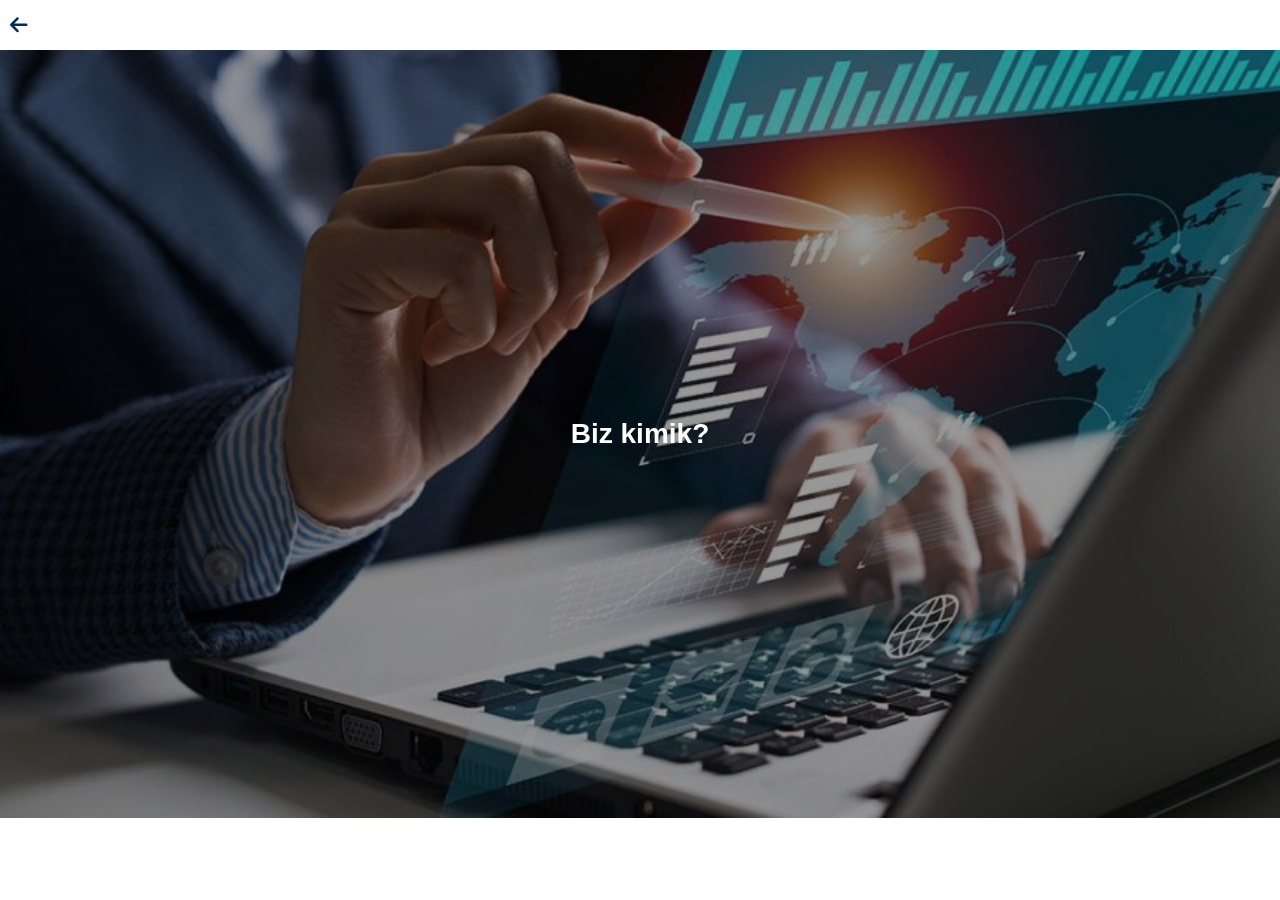
<file: aboutus.html>
<!DOCTYPE html>
<html lang="en">
<head>
    <meta charset="UTF-8">
    <meta name="viewport" content="width=device-width, initial-scale=1.0">
    <!-- font -->
    <link rel="stylesheet" href="https://www.w3schools.com/w3css/4/w3.css">
    <!-- swiper -->
    <link rel="stylesheet" href="https://cdn.jsdelivr.net/npm/swiper@11/swiper-bundle.min.css" />
    <!-- gsap -->
    <link rel="stylesheet" href="https://cdnjs.cloudflare.com/ajax/libs/font-awesome/6.5.2/css/all.min.css"
      integrity="sha512-SnH5WK+bZxgPHs44uWIX+LLJAJ9/2PkPKZ5QiAj6Ta86w+fsb2TkcmfRyVX3pBnMFcV7oQPJkl9QevSCWr3W6A=="
      crossorigin="anonymous" referrerpolicy="no-referrer" />
    <!-- font -->
    <link rel="preconnect" href="https://fonts.googleapis.com">
    <link rel="preconnect" href="https://fonts.gstatic.com" crossorigin>
    <link href="https://fonts.googleapis.com/css2?family=Bricolage+Grotesque:opsz,wght@12..96,200..800&display=swap"
      rel="stylesheet"> <!-- animated css -->
    <link rel="stylesheet" href="https://cdnjs.cloudflare.com/ajax/libs/animate.css/4.1.1/animate.min.css" />
    <!-- aos animate -->
    <link href="https://unpkg.com/aos@2.3.1/dist/aos.css" rel="stylesheet">
  
    <!-- bootstrap -->
    <link href="https://cdn.jsdelivr.net/npm/bootstrap@5.3.3/dist/css/bootstrap.min.css" rel="stylesheet"
      integrity="sha384-QWTKZyjpPEjISv5WaRU9OFeRpok6YctnYmDr5pNlyT2bRjXh0JMhjY6hW+ALEwIH" crossorigin="anonymous">
    <!-- css -->
    <link rel="stylesheet" href="./assets/global.css">
    <link rel="stylesheet"
      href="https://fonts.googleapis.com/css2?family=Material+Symbols+Outlined:opsz,wght,FILL,GRAD@24,400,0,0" />
    <!-- favicon -->
    <link rel="shortcut icon" href="./assets/images/header/logo2.jpeg" type="image/x-icon">
    <title>GFC</title>
</head>
<body>
    <section class="about-us">

   
    <a href="./index.html" class="position-relative z-3" style="text-decoration: none; font-size: 20px ; top: 10px; left: 10px;  color: #002c58;"><i class="fa-solid fa-arrow-left"></i></a>


    <div class="image-wrapper">
      <img src="./assets/images/about/data-visualozation.jpg" alt="Accounting">
      <div class="overlay"></div>
      <h2 class="title">Biz kimik?</h2>
    </div>


</section>
   <script src="./index.js"></script>
</body>
</html>
</file>
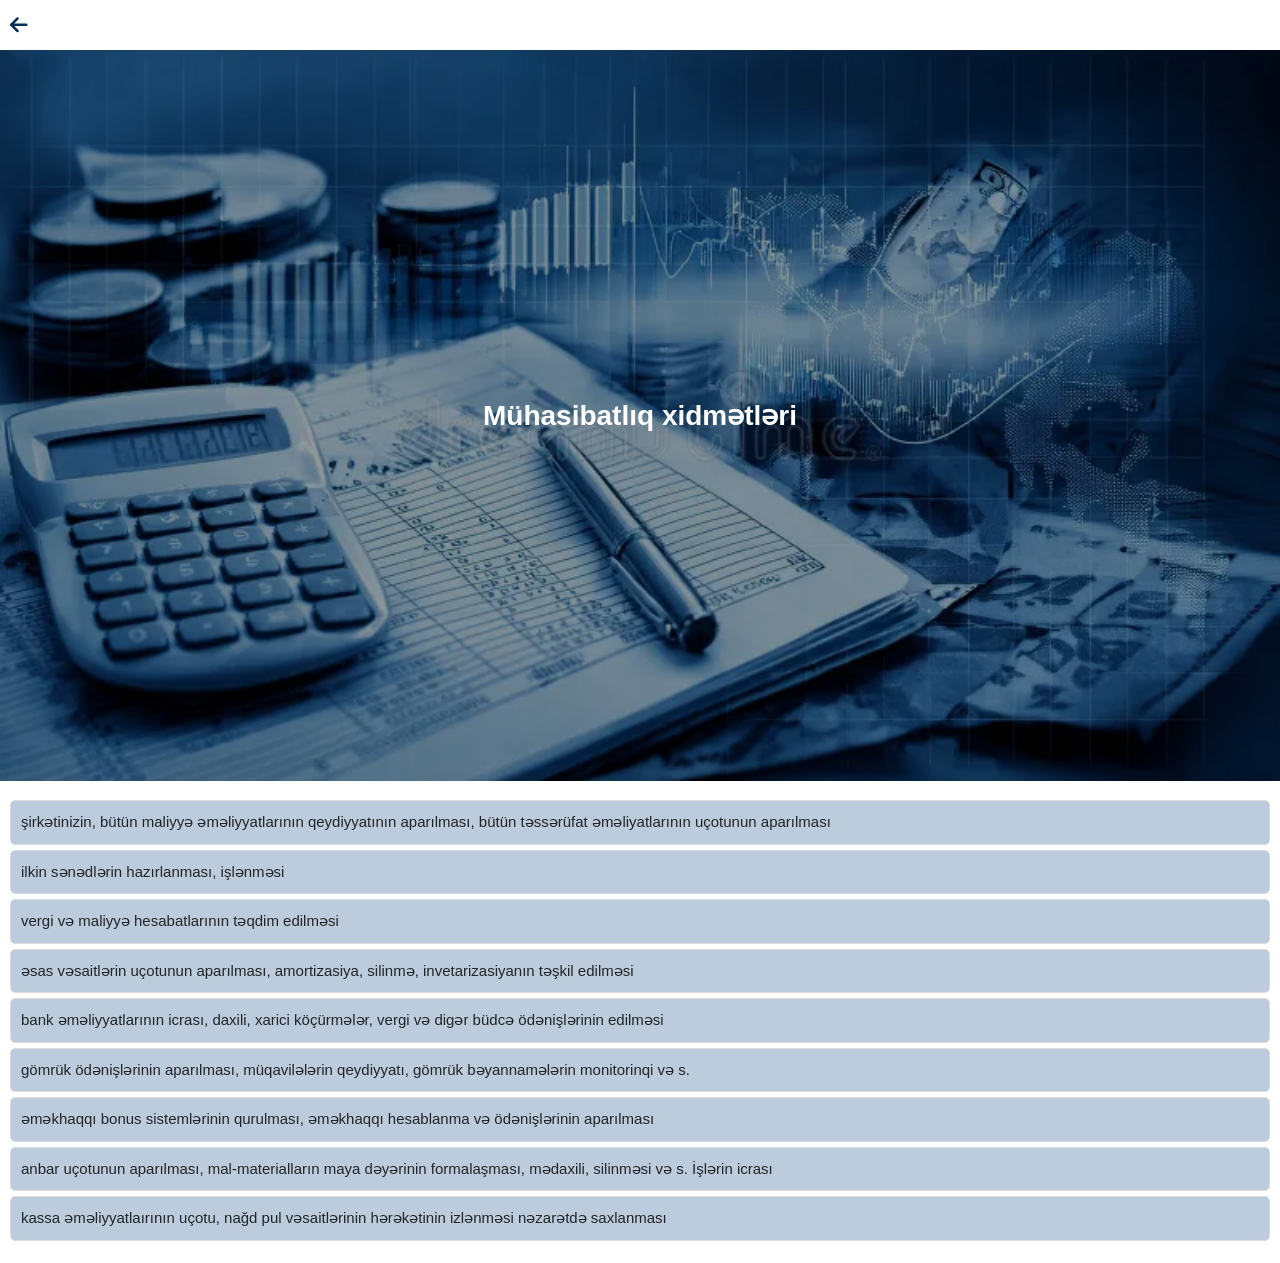
<file: accounting.html>
<!DOCTYPE html>
<html lang="en">
<head>
    <meta charset="UTF-8">
    <meta name="viewport" content="width=device-width, initial-scale=1.0">
    <!-- font -->
    <link rel="stylesheet" href="https://www.w3schools.com/w3css/4/w3.css">
    <!-- swiper -->
    <link rel="stylesheet" href="https://cdn.jsdelivr.net/npm/swiper@11/swiper-bundle.min.css" />
    <!-- gsap -->
    <link rel="stylesheet" href="https://cdnjs.cloudflare.com/ajax/libs/font-awesome/6.5.2/css/all.min.css"
      integrity="sha512-SnH5WK+bZxgPHs44uWIX+LLJAJ9/2PkPKZ5QiAj6Ta86w+fsb2TkcmfRyVX3pBnMFcV7oQPJkl9QevSCWr3W6A=="
      crossorigin="anonymous" referrerpolicy="no-referrer" />
    <!-- font -->
    <link rel="preconnect" href="https://fonts.googleapis.com">
    <link rel="preconnect" href="https://fonts.gstatic.com" crossorigin>
    <link href="https://fonts.googleapis.com/css2?family=Bricolage+Grotesque:opsz,wght@12..96,200..800&display=swap"
      rel="stylesheet"> <!-- animated css -->
    <link rel="stylesheet" href="https://cdnjs.cloudflare.com/ajax/libs/animate.css/4.1.1/animate.min.css" />
    <!-- aos animate -->
    <link href="https://unpkg.com/aos@2.3.1/dist/aos.css" rel="stylesheet">
  
    <!-- bootstrap -->
    <link href="https://cdn.jsdelivr.net/npm/bootstrap@5.3.3/dist/css/bootstrap.min.css" rel="stylesheet"
      integrity="sha384-QWTKZyjpPEjISv5WaRU9OFeRpok6YctnYmDr5pNlyT2bRjXh0JMhjY6hW+ALEwIH" crossorigin="anonymous">
    <!-- css -->
    <link rel="stylesheet" href="./assets/global.css">
    <link rel="stylesheet"
      href="https://fonts.googleapis.com/css2?family=Material+Symbols+Outlined:opsz,wght,FILL,GRAD@24,400,0,0" />
    <!-- favicon -->
    <link rel="shortcut icon" href="./assets/images/header/logo2.jpeg" type="image/x-icon">
    <title>GFC</title>
</head>
<body>
    <section class="accounting">

   
    <a href="./index.html" class="position-relative z-3" style="text-decoration: none; font-size: 20px ; top: 10px; left: 10px;  color: #002c58;"><i class="fa-solid fa-arrow-left"></i></a>


    <div class="image-wrapper">
      <img src="./assets/images/xidmetler/xidmet-mobile.webp" alt="Accounting">
      <div class="overlay"></div>
      <h2 class="title">Mühasibatlıq xidmətləri</h2>
    </div>

  <ul class="py-2">
    <li>şirkətinizin, bütün maliyyə əməliyyatlarının qeydiyyatının aparılması, bütün
      təssərüfat əməliyatlarının
      uçotunun aparılması</li>
      <li>ilkin sənədlərin hazırlanması, işlənməsi</li>
      <li>vergi və maliyyə hesabatlarının təqdim edilməsi</li>
      <li>əsas vəsaitlərin uçotunun aparılması, amortizasiya, silinmə, invetarizasiyanın
        təşkil edilməsi</li>
      <li>bank əməliyyatlarının icrası, daxili, xarici köçürmələr, vergi və digər büdcə
        ödənişlərinin edilməsi</li>
      <li>gömrük ödənişlərinin aparılması, müqavilələrin qeydiyyatı, gömrük bəyannamələrin
        monitorinqi və s.</li>
        <li>əməkhaqqı bonus sistemlərinin qurulması, əməkhaqqı hesablanma və ödənişlərinin
          aparılması</li>
        <li>anbar uçotunun aparılması, mal-materialların maya dəyərinin formalaşması,
          mədaxili, silinməsi və s. İşlərin
          icrası</li>
        <li>kassa əməliyyatlaırının uçotu, nağd pul vəsaitlərinin hərəkətinin izlənməsi
          nəzarətdə saxlanması</li>
  </ul>
</section>
   <script src="./index.js"></script>
</body>
</html>
</file>
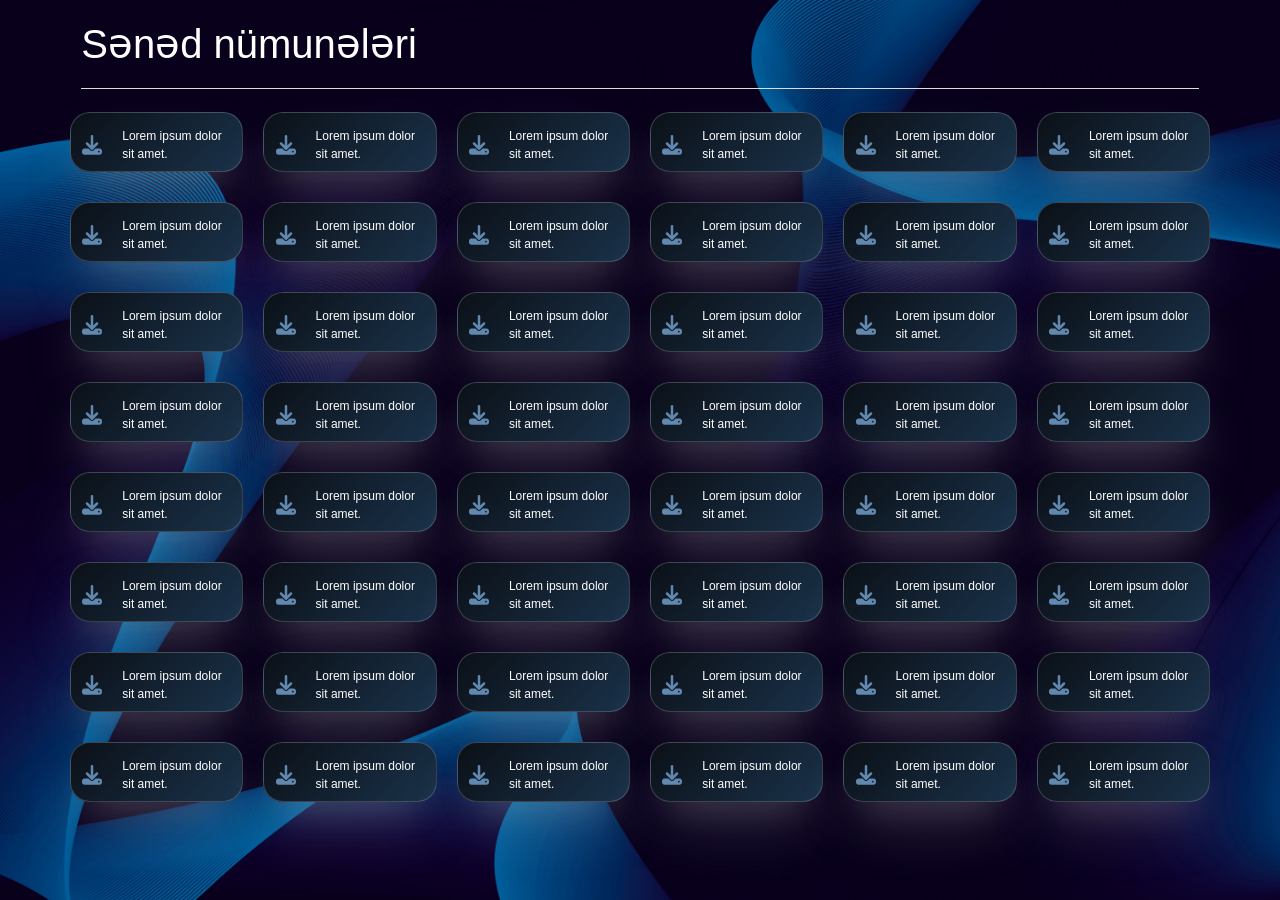
<file: documents.html>
<!DOCTYPE html>
<html lang="en">
<head>
    <meta charset="UTF-8">
    <meta name="viewport" content="width=device-width, initial-scale=1.0">
    <!-- font -->
    <link rel="stylesheet" href="https://www.w3schools.com/w3css/4/w3.css">
    <!-- swiper -->
    <link rel="stylesheet" href="https://cdn.jsdelivr.net/npm/swiper@11/swiper-bundle.min.css" />
    <!-- gsap -->
    <link rel="stylesheet" href="https://cdnjs.cloudflare.com/ajax/libs/font-awesome/6.5.2/css/all.min.css"
      integrity="sha512-SnH5WK+bZxgPHs44uWIX+LLJAJ9/2PkPKZ5QiAj6Ta86w+fsb2TkcmfRyVX3pBnMFcV7oQPJkl9QevSCWr3W6A=="
      crossorigin="anonymous" referrerpolicy="no-referrer" />
    <!-- font -->
    <link rel="preconnect" href="https://fonts.googleapis.com">
    <link rel="preconnect" href="https://fonts.gstatic.com" crossorigin>
    <link href="https://fonts.googleapis.com/css2?family=Bricolage+Grotesque:opsz,wght@12..96,200..800&display=swap"
      rel="stylesheet"> <!-- animated css -->
    <link rel="stylesheet" href="https://cdnjs.cloudflare.com/ajax/libs/animate.css/4.1.1/animate.min.css" />
    <!-- aos animate -->
    <link href="https://unpkg.com/aos@2.3.1/dist/aos.css" rel="stylesheet">
  
    <!-- bootstrap -->
    <link href="https://cdn.jsdelivr.net/npm/bootstrap@5.3.3/dist/css/bootstrap.min.css" rel="stylesheet"
      integrity="sha384-QWTKZyjpPEjISv5WaRU9OFeRpok6YctnYmDr5pNlyT2bRjXh0JMhjY6hW+ALEwIH" crossorigin="anonymous">
    <!-- css -->
    <link rel="stylesheet" href="./assets/global.css">
    <link rel="stylesheet"
      href="https://fonts.googleapis.com/css2?family=Material+Symbols+Outlined:opsz,wght,FILL,GRAD@24,400,0,0" />
    <!-- favicon -->
    <link rel="shortcut icon" href="./assets/images/header/logo2.jpeg" type="image/x-icon">
    <title>GFC</title>
</head>
<body>
    <section class="documents">
<div class="container">
    <h1>
        Sənəd nümunələri
    </h1>


    <div class="row d-flex py-3">
<div class="card col"><a href=""><i class="fa-solid fa-download py-4"></i> <span class="text-white">Lorem ipsum dolor sit amet. </span></a></div>
<div class="card col"><a href=""><i class="fa-solid fa-download py-4"></i> <span class="text-white">Lorem ipsum dolor sit amet. </span></a></div>
<div class="card col"><a href=""><i class="fa-solid fa-download py-4"></i> <span class="text-white">Lorem ipsum dolor sit amet. </span></a></div>
<div class="card col"><a href=""><i class="fa-solid fa-download py-4"></i> <span class="text-white">Lorem ipsum dolor sit amet. </span></a></div>
<div class="card col"><a href=""><i class="fa-solid fa-download py-4"></i> <span class="text-white">Lorem ipsum dolor sit amet. </span></a></div>
<div class="card col"><a href=""><i class="fa-solid fa-download py-4"></i> <span class="text-white">Lorem ipsum dolor sit amet. </span></a></div>


    </div>



    <div class="row d-flex py-3">
        <div class="card col"><a href=""><i class="fa-solid fa-download py-4"></i> <span class="text-white">Lorem ipsum dolor sit amet. </span></a></div>
        <div class="card col"><a href=""><i class="fa-solid fa-download py-4"></i> <span class="text-white">Lorem ipsum dolor sit amet. </span></a></div>
        <div class="card col"><a href=""><i class="fa-solid fa-download py-4"></i> <span class="text-white">Lorem ipsum dolor sit amet. </span></a></div>
        <div class="card col"><a href=""><i class="fa-solid fa-download py-4"></i> <span class="text-white">Lorem ipsum dolor sit amet. </span></a></div>
        <div class="card col"><a href=""><i class="fa-solid fa-download py-4"></i> <span class="text-white">Lorem ipsum dolor sit amet. </span></a></div>
        <div class="card col"><a href=""><i class="fa-solid fa-download py-4"></i> <span class="text-white">Lorem ipsum dolor sit amet. </span></a></div>
        
        
            </div>


    <div class="row d-flex py-3">
        <div class="card col"><a href=""><i class="fa-solid fa-download py-4"></i> <span class="text-white">Lorem ipsum dolor sit amet. </span></a></div>
        <div class="card col"><a href=""><i class="fa-solid fa-download py-4"></i> <span class="text-white">Lorem ipsum dolor sit amet. </span></a></div>
        <div class="card col"><a href=""><i class="fa-solid fa-download py-4"></i> <span class="text-white">Lorem ipsum dolor sit amet. </span></a></div>
        <div class="card col"><a href=""><i class="fa-solid fa-download py-4"></i> <span class="text-white">Lorem ipsum dolor sit amet. </span></a></div>
        <div class="card col"><a href=""><i class="fa-solid fa-download py-4"></i> <span class="text-white">Lorem ipsum dolor sit amet. </span></a></div>
        <div class="card col"><a href=""><i class="fa-solid fa-download py-4"></i> <span class="text-white">Lorem ipsum dolor sit amet. </span></a></div>
        
        
            </div>



    <div class="row d-flex py-3">
        <div class="card col"><a href=""><i class="fa-solid fa-download py-4"></i> <span class="text-white">Lorem ipsum dolor sit amet. </span></a></div>
        <div class="card col"><a href=""><i class="fa-solid fa-download py-4"></i> <span class="text-white">Lorem ipsum dolor sit amet. </span></a></div>
        <div class="card col"><a href=""><i class="fa-solid fa-download py-4"></i> <span class="text-white">Lorem ipsum dolor sit amet. </span></a></div>
        <div class="card col"><a href=""><i class="fa-solid fa-download py-4"></i> <span class="text-white">Lorem ipsum dolor sit amet. </span></a></div>
        <div class="card col"><a href=""><i class="fa-solid fa-download py-4"></i> <span class="text-white">Lorem ipsum dolor sit amet. </span></a></div>
        <div class="card col"><a href=""><i class="fa-solid fa-download py-4"></i> <span class="text-white">Lorem ipsum dolor sit amet. </span></a></div>
        
        
            </div>

            <div class="row d-flex py-3">
                <div class="card col"><a href=""><i class="fa-solid fa-download py-4"></i> <span class="text-white">Lorem ipsum dolor sit amet. </span></a></div>
                <div class="card col"><a href=""><i class="fa-solid fa-download py-4"></i> <span class="text-white">Lorem ipsum dolor sit amet. </span></a></div>
                <div class="card col"><a href=""><i class="fa-solid fa-download py-4"></i> <span class="text-white">Lorem ipsum dolor sit amet. </span></a></div>
                <div class="card col"><a href=""><i class="fa-solid fa-download py-4"></i> <span class="text-white">Lorem ipsum dolor sit amet. </span></a></div>
                <div class="card col"><a href=""><i class="fa-solid fa-download py-4"></i> <span class="text-white">Lorem ipsum dolor sit amet. </span></a></div>
                <div class="card col"><a href=""><i class="fa-solid fa-download py-4"></i> <span class="text-white">Lorem ipsum dolor sit amet. </span></a></div>
                
                
                    </div>

                    <div class="row d-flex py-3">
                        <div class="card col"><a href=""><i class="fa-solid fa-download py-4"></i> <span class="text-white">Lorem ipsum dolor sit amet. </span></a></div>
                        <div class="card col"><a href=""><i class="fa-solid fa-download py-4"></i> <span class="text-white">Lorem ipsum dolor sit amet. </span></a></div>
                        <div class="card col"><a href=""><i class="fa-solid fa-download py-4"></i> <span class="text-white">Lorem ipsum dolor sit amet. </span></a></div>
                        <div class="card col"><a href=""><i class="fa-solid fa-download py-4"></i> <span class="text-white">Lorem ipsum dolor sit amet. </span></a></div>
                        <div class="card col"><a href=""><i class="fa-solid fa-download py-4"></i> <span class="text-white">Lorem ipsum dolor sit amet. </span></a></div>
                        <div class="card col"><a href=""><i class="fa-solid fa-download py-4"></i> <span class="text-white">Lorem ipsum dolor sit amet. </span></a></div>
                        
                        
                            </div>

                            <div class="row d-flex py-3">
                                <div class="card col"><a href=""><i class="fa-solid fa-download py-4"></i> <span class="text-white">Lorem ipsum dolor sit amet. </span></a></div>
                                <div class="card col"><a href=""><i class="fa-solid fa-download py-4"></i> <span class="text-white">Lorem ipsum dolor sit amet. </span></a></div>
                                <div class="card col"><a href=""><i class="fa-solid fa-download py-4"></i> <span class="text-white">Lorem ipsum dolor sit amet. </span></a></div>
                                <div class="card col"><a href=""><i class="fa-solid fa-download py-4"></i> <span class="text-white">Lorem ipsum dolor sit amet. </span></a></div>
                                <div class="card col"><a href=""><i class="fa-solid fa-download py-4"></i> <span class="text-white">Lorem ipsum dolor sit amet. </span></a></div>
                                <div class="card col"><a href=""><i class="fa-solid fa-download py-4"></i> <span class="text-white">Lorem ipsum dolor sit amet. </span></a></div>
                                
                                
                                    </div>


                                    <div class="row d-flex py-3">
                                        <div class="card col"><a href=""><i class="fa-solid fa-download py-4"></i> <span class="text-white">Lorem ipsum dolor sit amet. </span></a></div>
                                        <div class="card col"><a href=""><i class="fa-solid fa-download py-4"></i> <span class="text-white">Lorem ipsum dolor sit amet. </span></a></div>
                                        <div class="card col"><a href=""><i class="fa-solid fa-download py-4"></i> <span class="text-white">Lorem ipsum dolor sit amet. </span></a></div>
                                        <div class="card col"><a href=""><i class="fa-solid fa-download py-4"></i> <span class="text-white">Lorem ipsum dolor sit amet. </span></a></div>
                                        <div class="card col"><a href=""><i class="fa-solid fa-download py-4"></i> <span class="text-white">Lorem ipsum dolor sit amet. </span></a></div>
                                        <div class="card col"><a href=""><i class="fa-solid fa-download py-4"></i> <span class="text-white">Lorem ipsum dolor sit amet. </span></a></div>
                                        
                                        
                                            </div>


</div>

    </section>



</body>
</html>
</file>
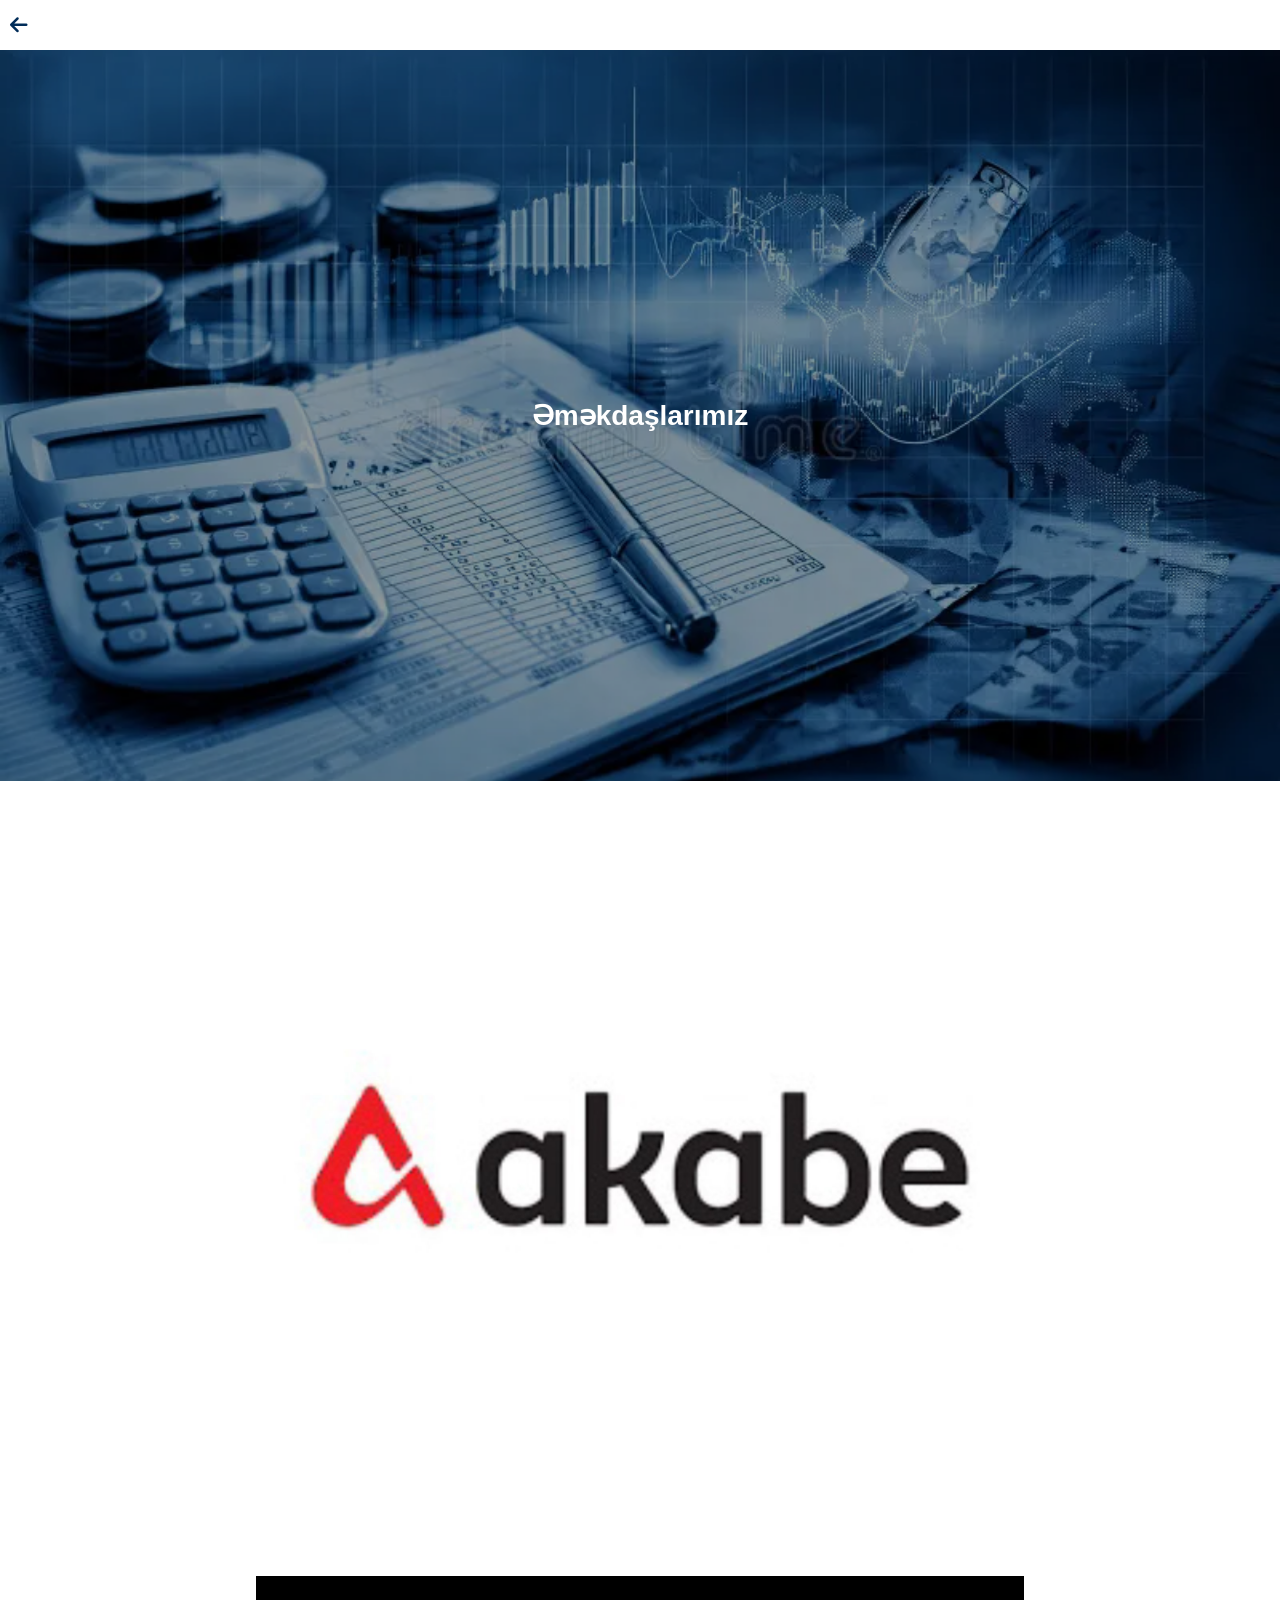
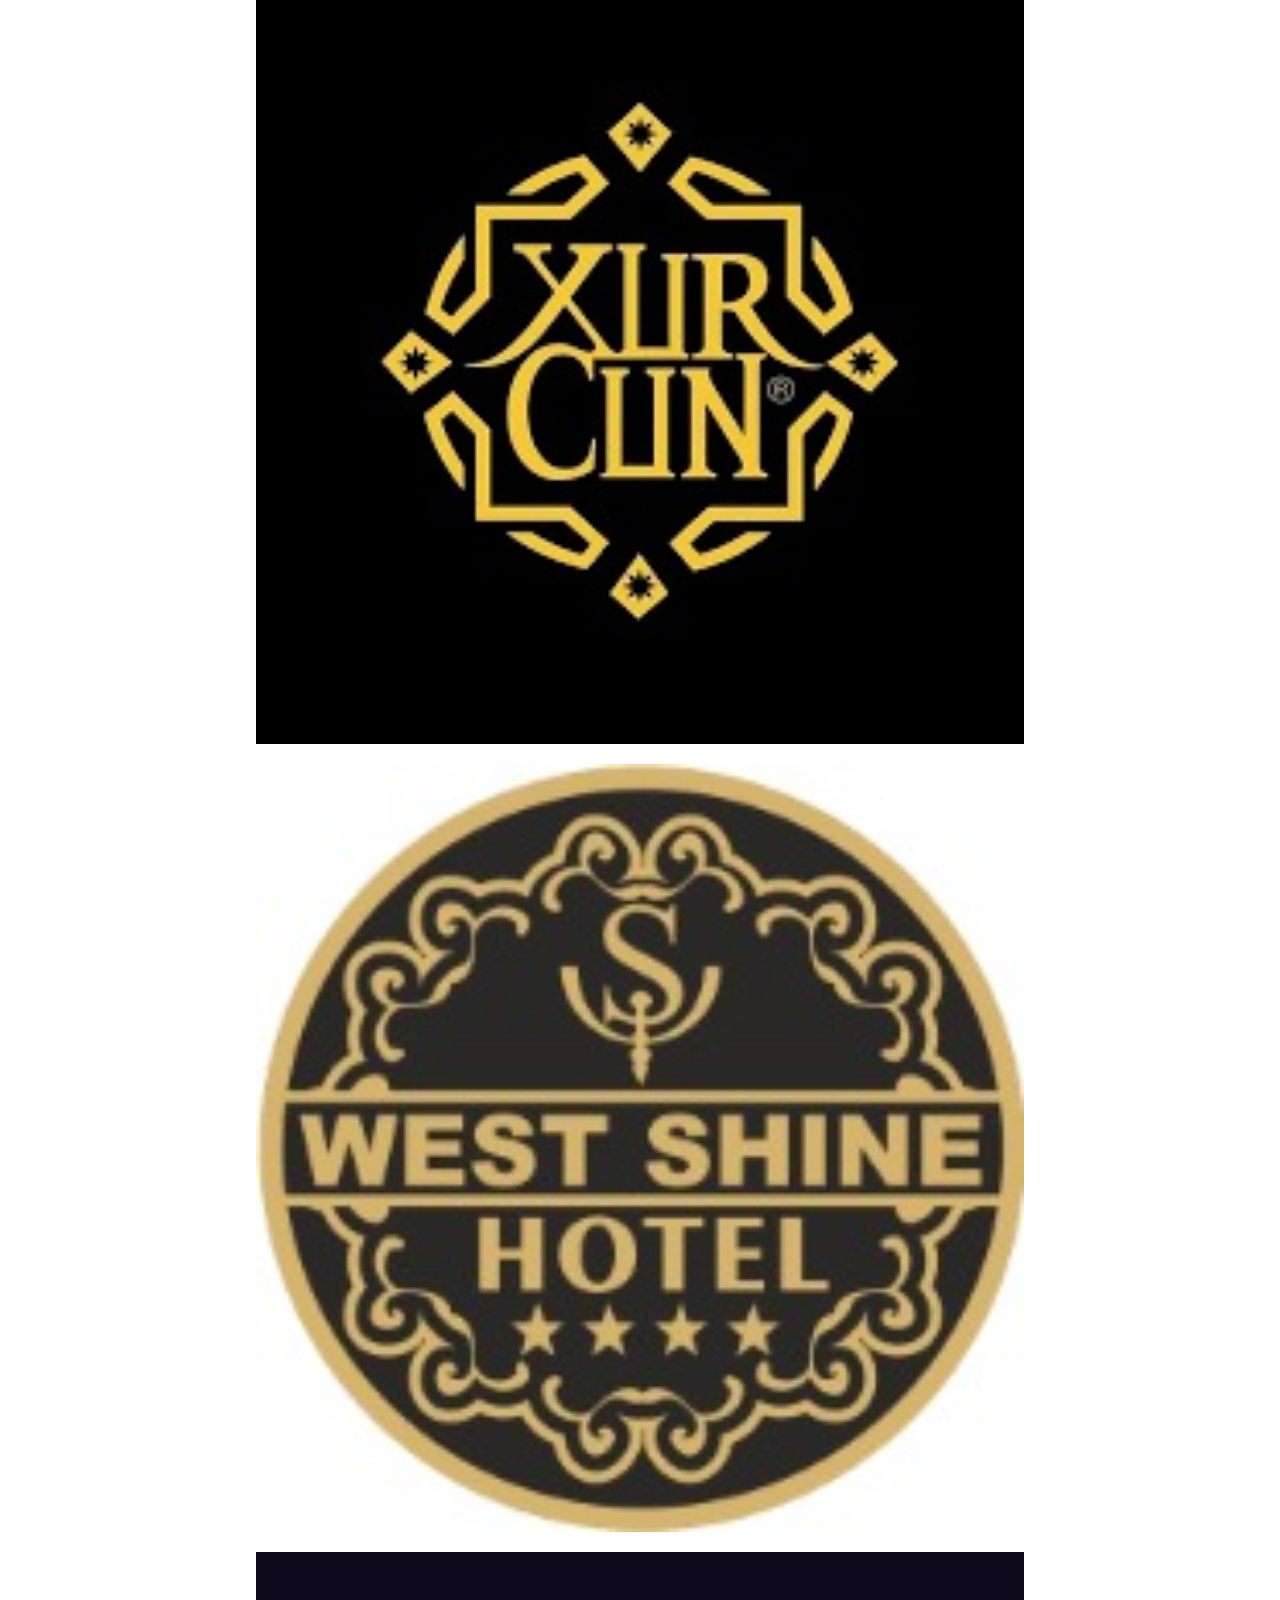
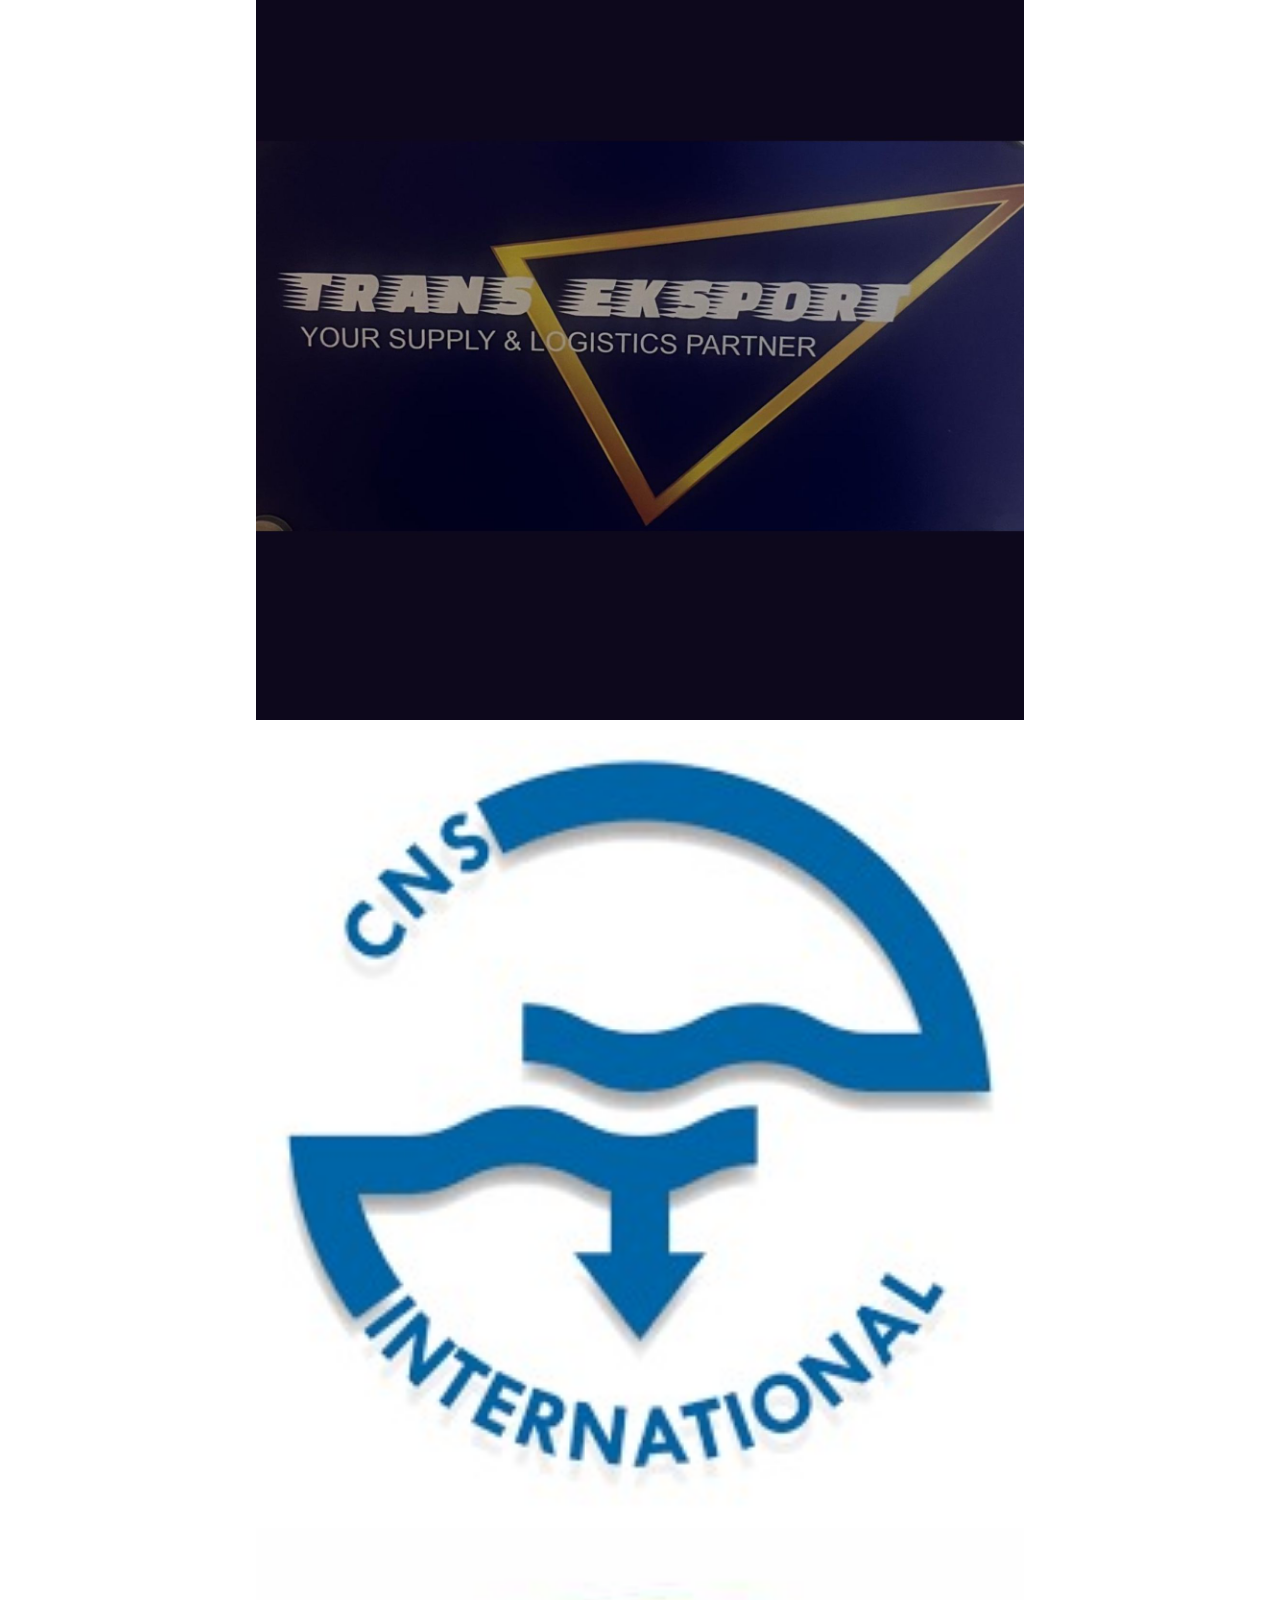
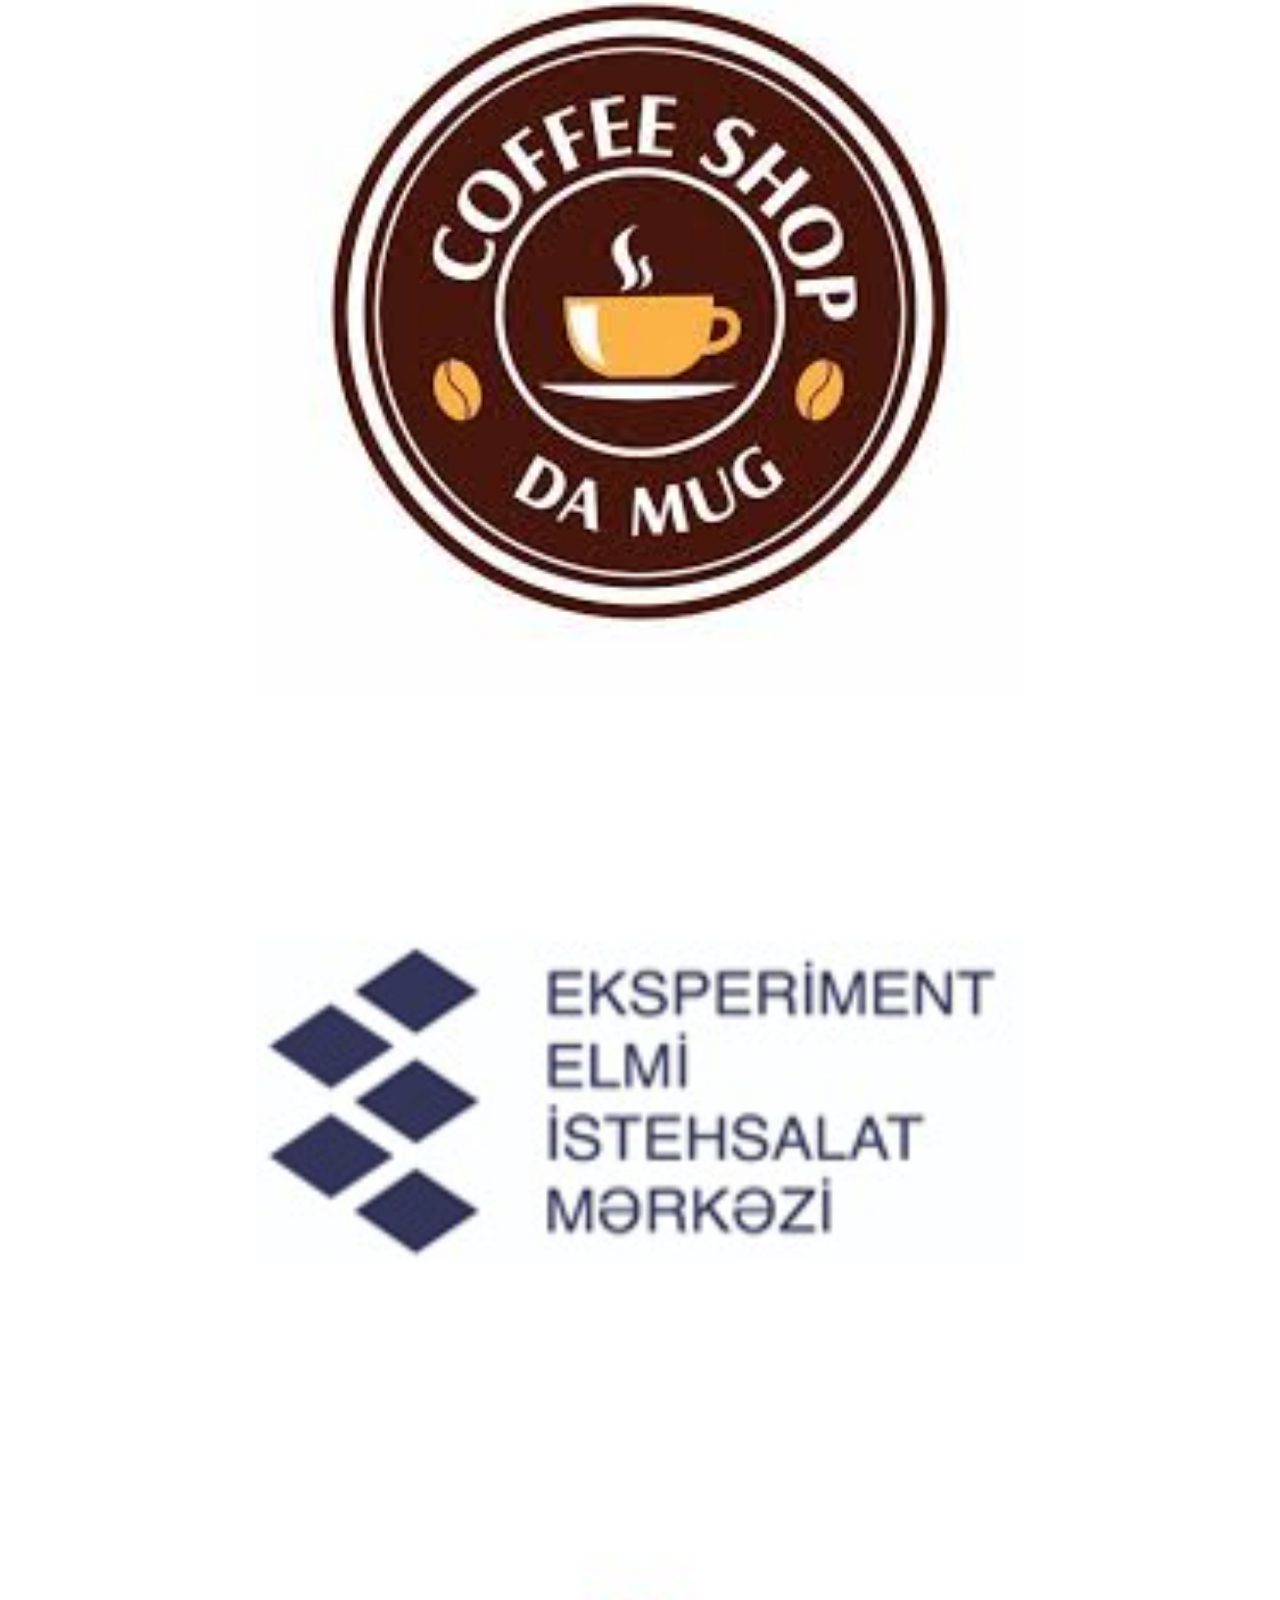
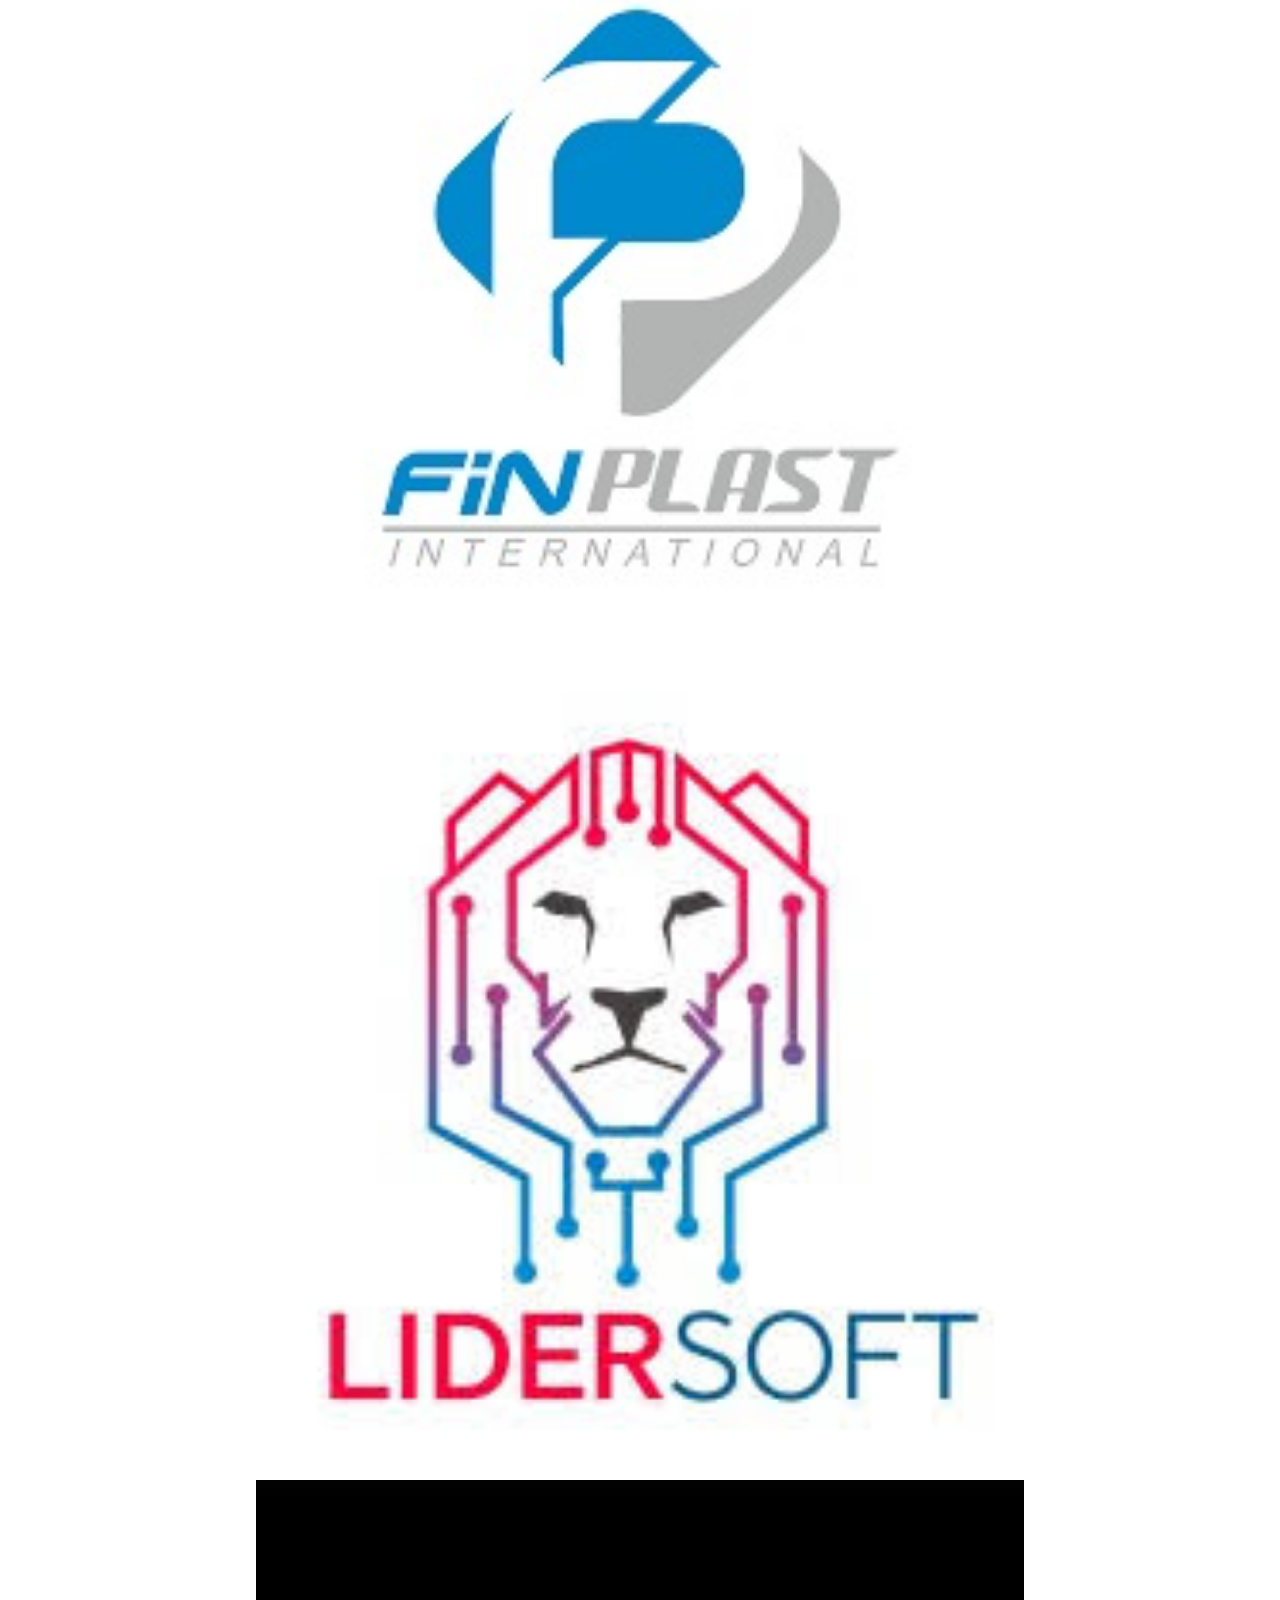
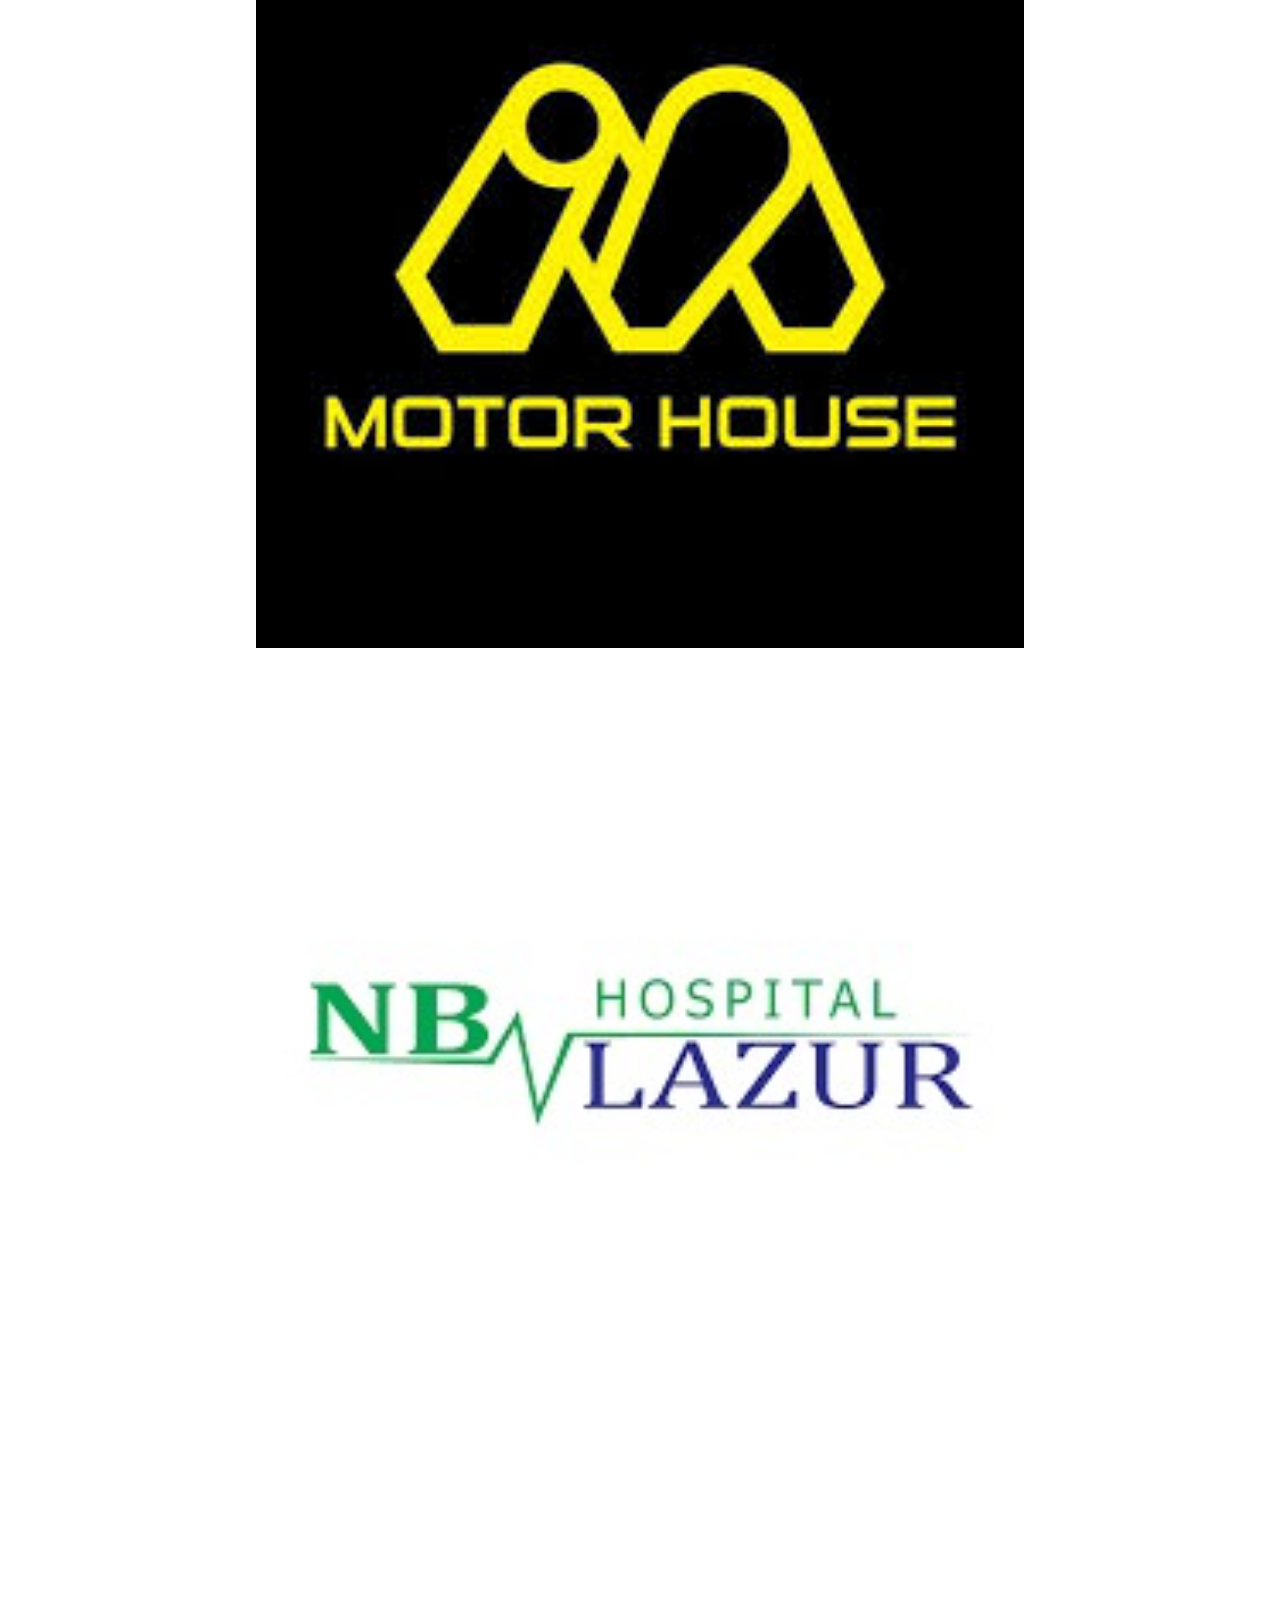
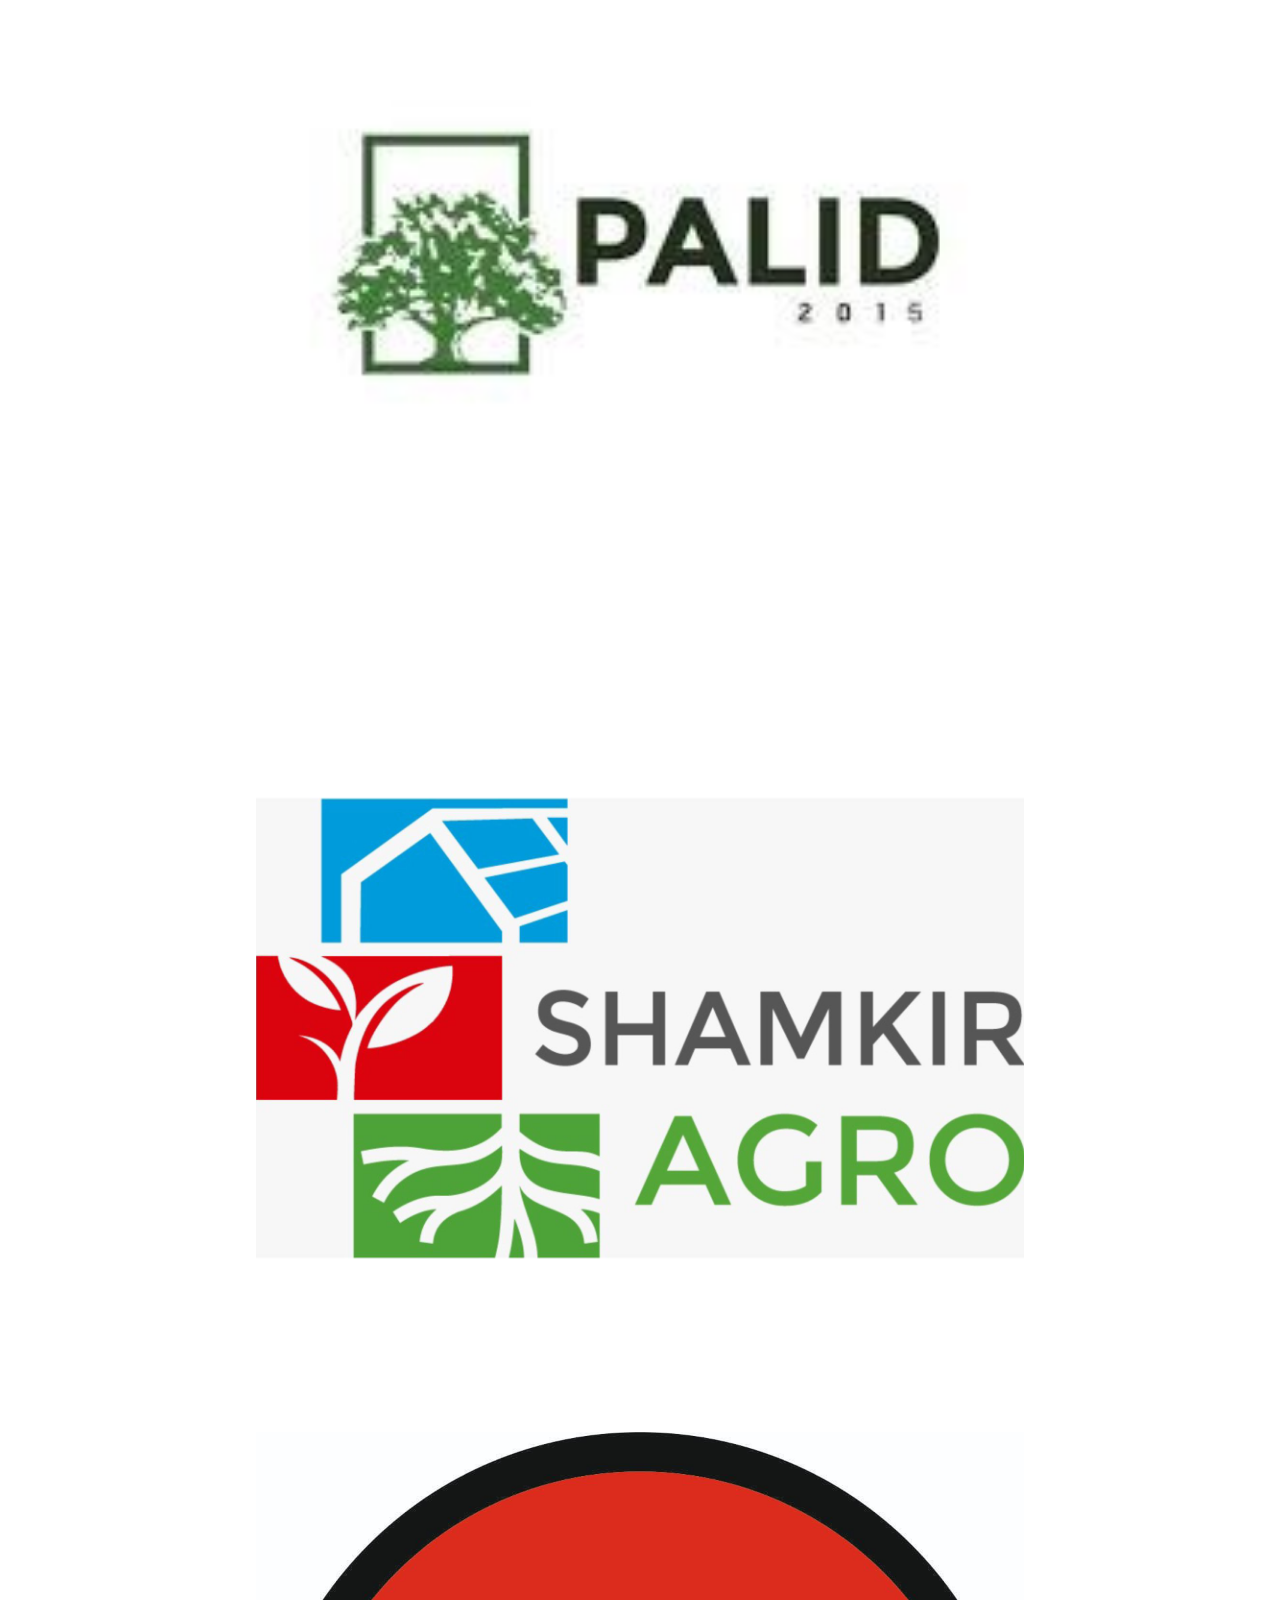
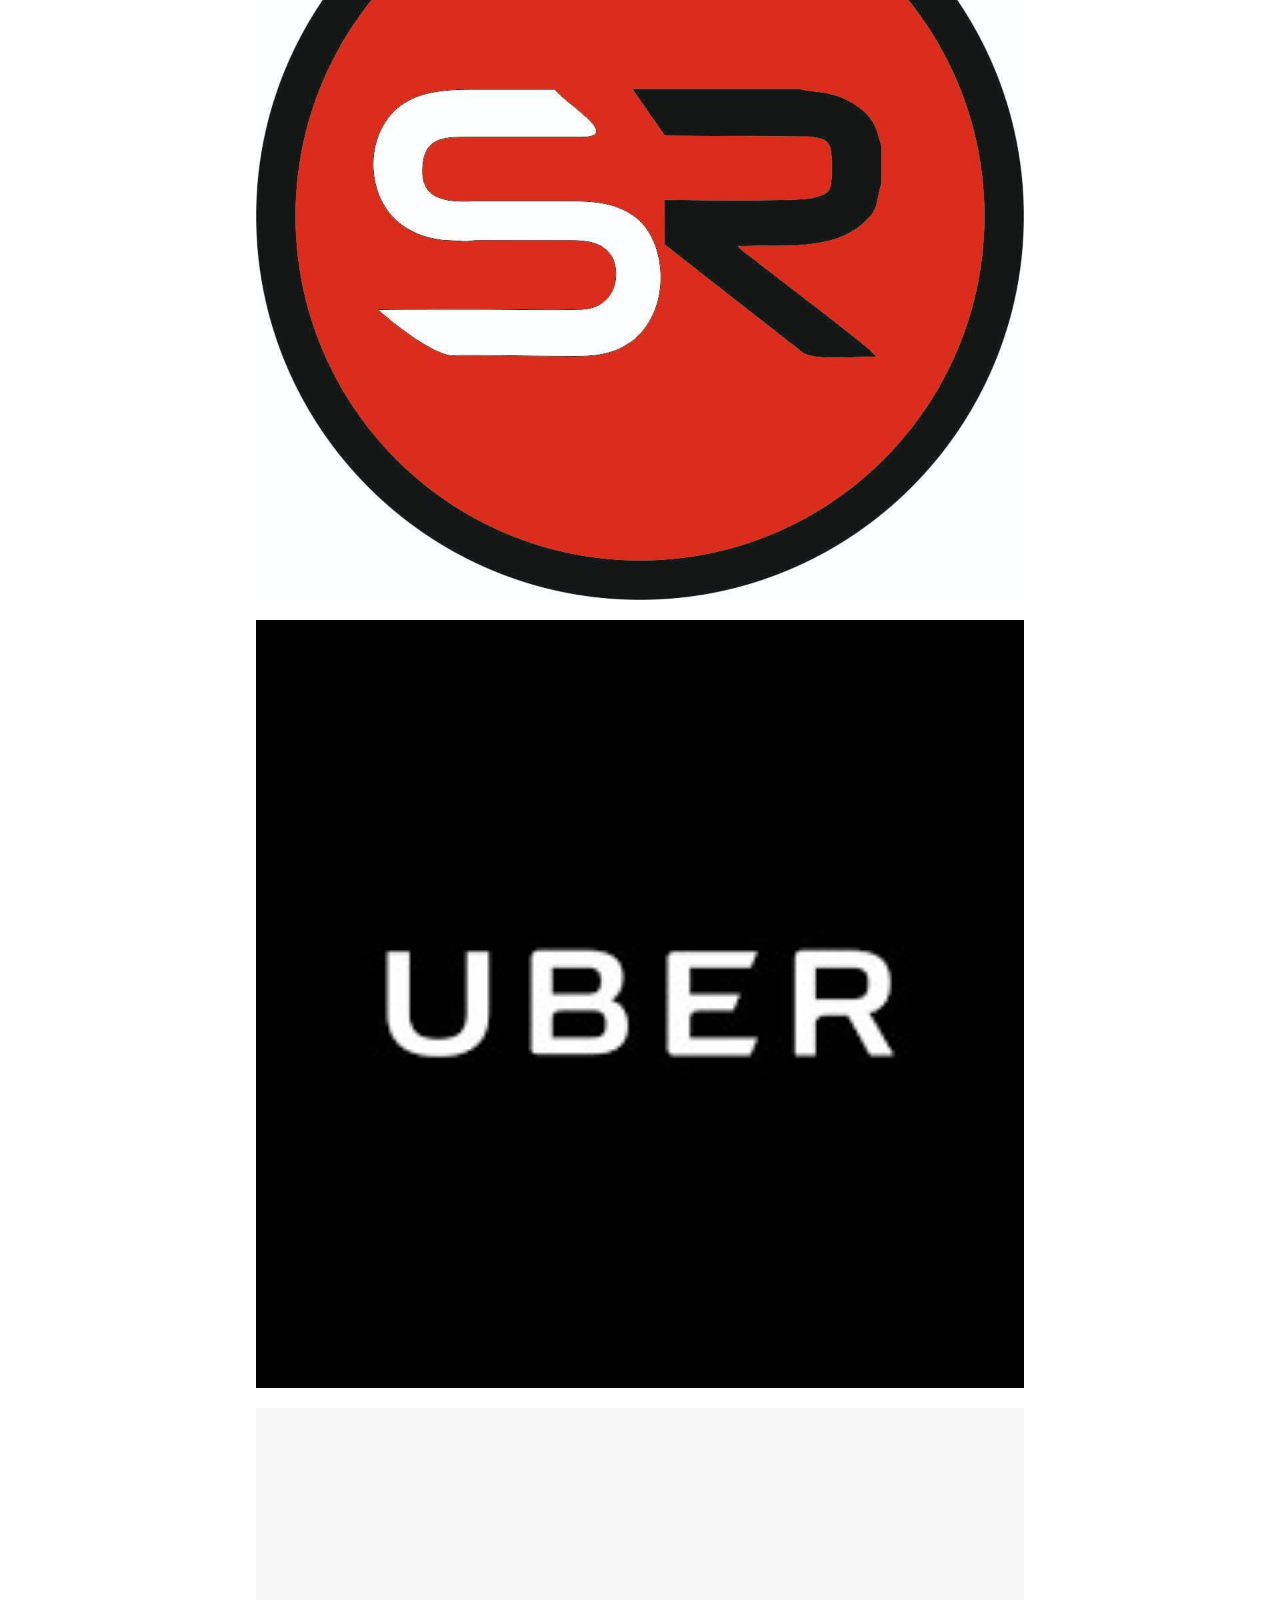
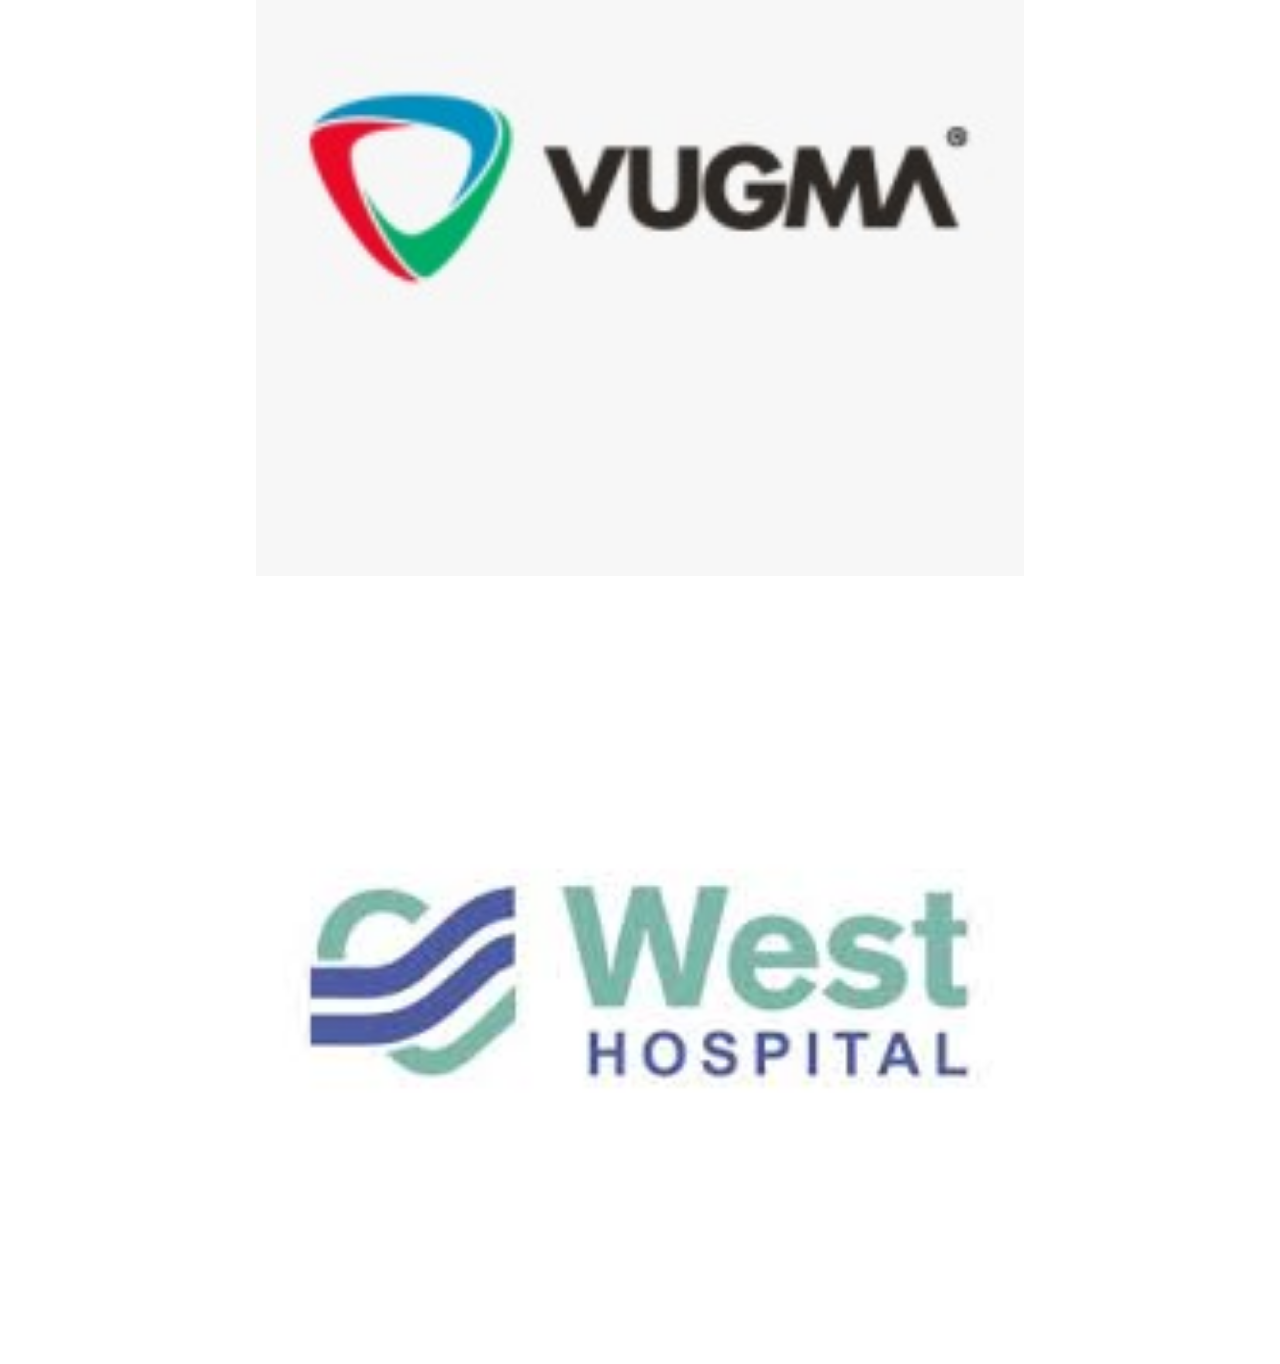
<file: ourpartners.html>
<!DOCTYPE html>
<html lang="en">
<head>
    <meta charset="UTF-8">
    <meta name="viewport" content="width=device-width, initial-scale=1.0">
    <!-- font -->
    <link rel="stylesheet" href="https://www.w3schools.com/w3css/4/w3.css">
    <!-- swiper -->
    <link rel="stylesheet" href="https://cdn.jsdelivr.net/npm/swiper@11/swiper-bundle.min.css" />
    <!-- gsap -->
    <link rel="stylesheet" href="https://cdnjs.cloudflare.com/ajax/libs/font-awesome/6.5.2/css/all.min.css"
      integrity="sha512-SnH5WK+bZxgPHs44uWIX+LLJAJ9/2PkPKZ5QiAj6Ta86w+fsb2TkcmfRyVX3pBnMFcV7oQPJkl9QevSCWr3W6A=="
      crossorigin="anonymous" referrerpolicy="no-referrer" />
    <!-- font -->
    <link rel="preconnect" href="https://fonts.googleapis.com">
    <link rel="preconnect" href="https://fonts.gstatic.com" crossorigin>
    <link href="https://fonts.googleapis.com/css2?family=Bricolage+Grotesque:opsz,wght@12..96,200..800&display=swap"
      rel="stylesheet"> <!-- animated css -->
    <link rel="stylesheet" href="https://cdnjs.cloudflare.com/ajax/libs/animate.css/4.1.1/animate.min.css" />
    <!-- aos animate -->
    <link href="https://unpkg.com/aos@2.3.1/dist/aos.css" rel="stylesheet">
  
    <!-- bootstrap -->
    <link href="https://cdn.jsdelivr.net/npm/bootstrap@5.3.3/dist/css/bootstrap.min.css" rel="stylesheet"
      integrity="sha384-QWTKZyjpPEjISv5WaRU9OFeRpok6YctnYmDr5pNlyT2bRjXh0JMhjY6hW+ALEwIH" crossorigin="anonymous">
    <!-- css -->
    <link rel="stylesheet" href="./assets/global.css">
    <link rel="stylesheet"
      href="https://fonts.googleapis.com/css2?family=Material+Symbols+Outlined:opsz,wght,FILL,GRAD@24,400,0,0" />
    <!-- favicon -->
    <link rel="shortcut icon" href="./assets/images/header/logo2.jpeg" type="image/x-icon">
    <title>GFC</title>
</head>
<body>
    <section class="our-partners">

   
    <a href="./index.html" class="position-relative z-3" style="text-decoration: none; font-size: 20px ; top: 10px; left: 10px; color: #002c58;"><i class="fa-solid fa-arrow-left"></i></a>

    <div class="image-wrapper">
      <img src="./assets/images/xidmetler/xidmet-mobile.webp" alt="Accounting">
      <div class="overlay"></div>
      <h2 class="title">Əməkdaşlarımız</h2>
    </div>


    <div class="partner-images">
      <img src="./assets/images/haqqimizda/partner1.jpeg" alt="">
      <img src="./assets/images/haqqimizda/partner2.jpeg" alt="">
      <img src="./assets/images/haqqimizda/partner3.jpeg" alt="">
      <img src="./assets/images/haqqimizda/partner4.jpeg" alt="">
      <img src="./assets/images/haqqimizda/partner5.jpeg" alt="">
      <img src="./assets/images/haqqimizda/partner6.jpeg" alt="">
      <img src="./assets/images/haqqimizda/partner7.jpeg" alt="">
      <img src="./assets/images/haqqimizda/partner8.jpeg" alt="">
      <img src="./assets/images/haqqimizda/partner9.jpeg" alt="">
      <img src="./assets/images/haqqimizda/partner10.jpeg" alt="">
      <img src="./assets/images/haqqimizda/partner11.jpeg" alt="">
      <img src="./assets/images/haqqimizda/partner12.jpeg" alt="">
      <img src="./assets/images/haqqimizda/partner13.jpeg" alt="">
      <img src="./assets/images/haqqimizda/partner14.jpeg" alt="">
      <img src="./assets/images/haqqimizda/partner15.jpeg" alt="">
      <img src="./assets/images/haqqimizda/partner16.jpeg" alt="">
      <img src="./assets/images/haqqimizda/partner17.jpeg" alt="">

    </div>
</section>

<script src="https://cdn.jsdelivr.net/npm/swiper@11/swiper-bundle.min.js"></script>

   <script src="./index.js"></script>

</body>
</html>
</file>
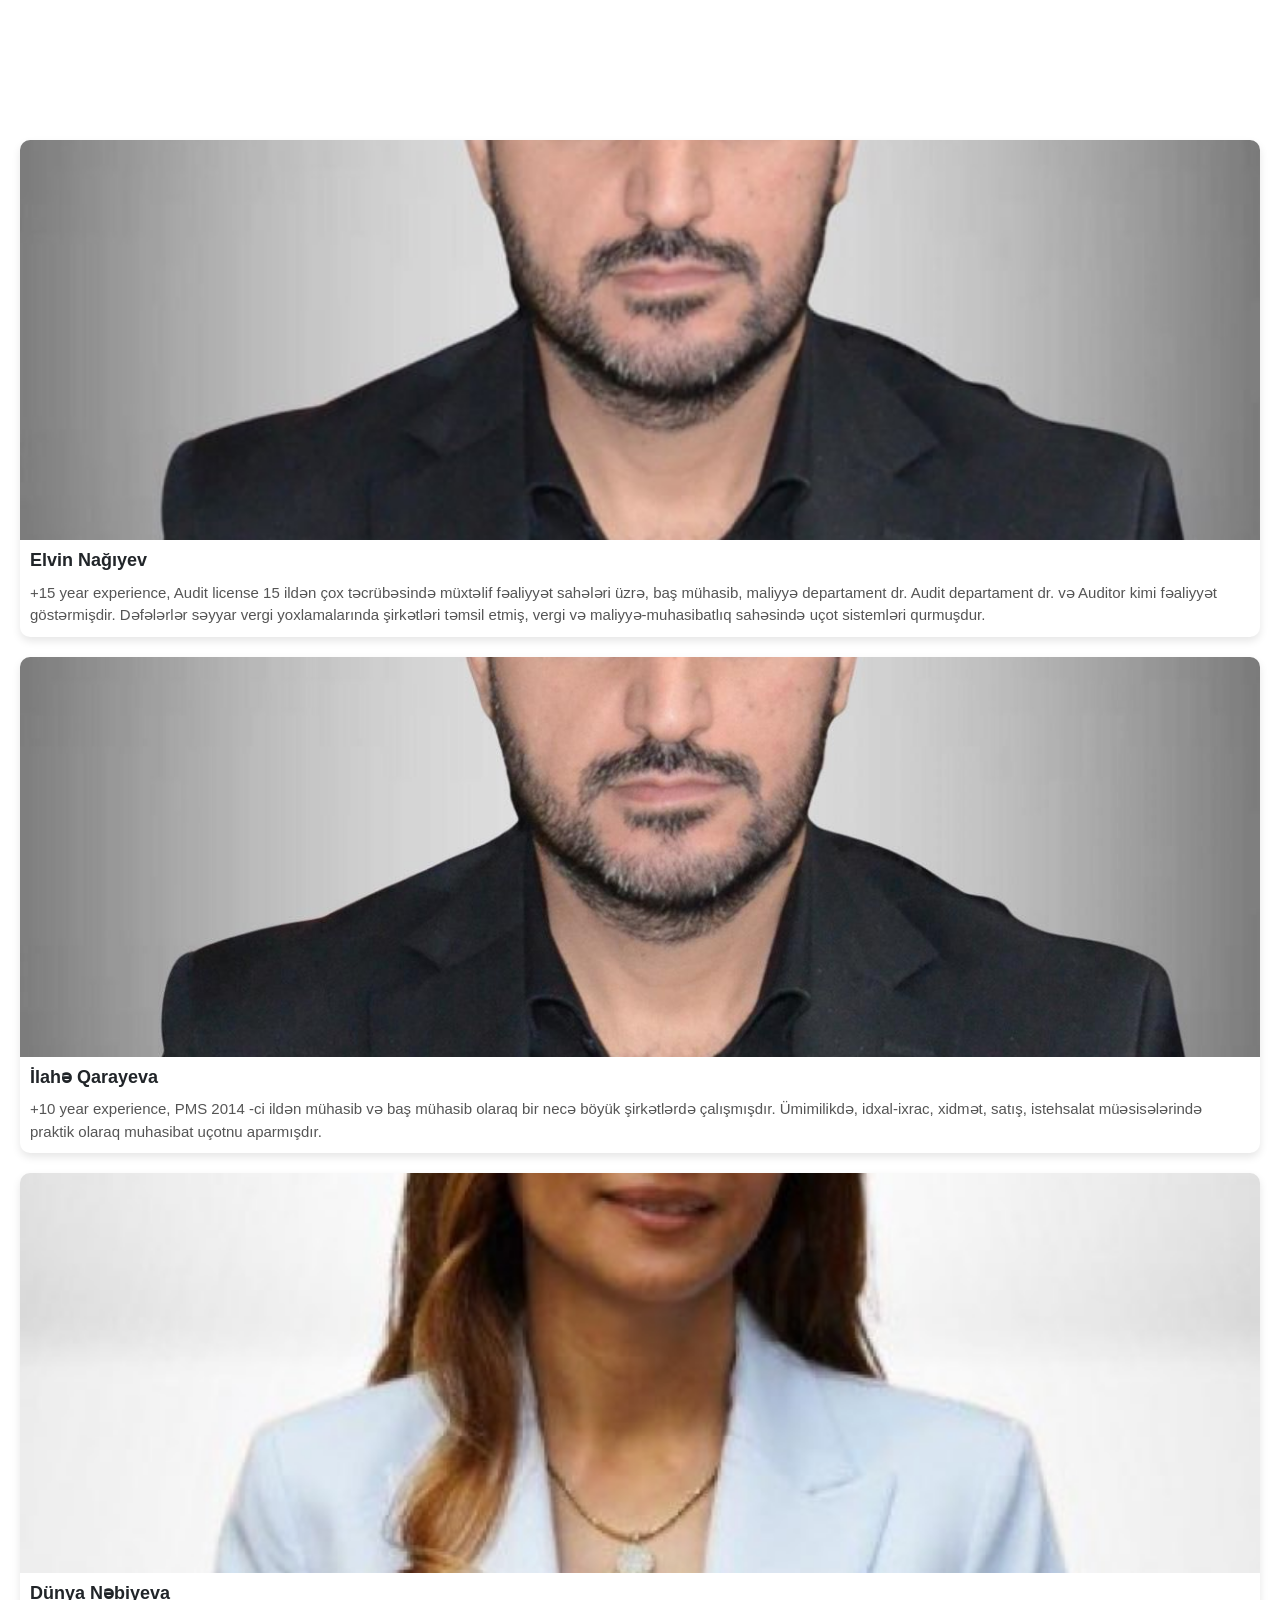
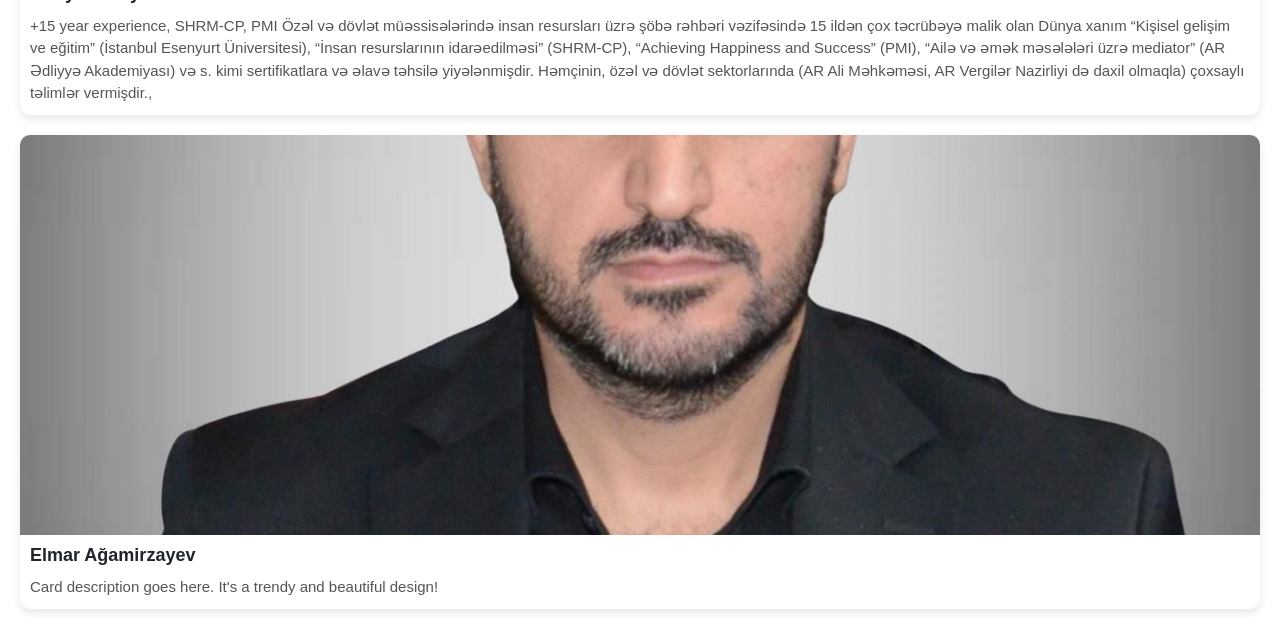
<file: trainers-mob.html>
<!DOCTYPE html>
<html lang="en">
<head>
    <meta charset="UTF-8">
    <meta name="viewport" content="width=device-width, initial-scale=1.0">
    <!-- font -->
    <link rel="stylesheet" href="https://www.w3schools.com/w3css/4/w3.css">
    <!-- swiper -->
    <link rel="stylesheet" href="https://cdn.jsdelivr.net/npm/swiper@11/swiper-bundle.min.css" />
    <!-- gsap -->
    <link rel="stylesheet" href="https://cdnjs.cloudflare.com/ajax/libs/font-awesome/6.5.2/css/all.min.css"
      integrity="sha512-SnH5WK+bZxgPHs44uWIX+LLJAJ9/2PkPKZ5QiAj6Ta86w+fsb2TkcmfRyVX3pBnMFcV7oQPJkl9QevSCWr3W6A=="
      crossorigin="anonymous" referrerpolicy="no-referrer" />
    <!-- font -->
    <link rel="preconnect" href="https://fonts.googleapis.com">
    <link rel="preconnect" href="https://fonts.gstatic.com" crossorigin>
    <link href="https://fonts.googleapis.com/css2?family=Bricolage+Grotesque:opsz,wght@12..96,200..800&display=swap"
      rel="stylesheet"> <!-- animated css -->
    <link rel="stylesheet" href="https://cdnjs.cloudflare.com/ajax/libs/animate.css/4.1.1/animate.min.css" />
    <!-- aos animate -->
    <link href="https://unpkg.com/aos@2.3.1/dist/aos.css" rel="stylesheet">
  
    <!-- bootstrap -->
    <link href="https://cdn.jsdelivr.net/npm/bootstrap@5.3.3/dist/css/bootstrap.min.css" rel="stylesheet"
      integrity="sha384-QWTKZyjpPEjISv5WaRU9OFeRpok6YctnYmDr5pNlyT2bRjXh0JMhjY6hW+ALEwIH" crossorigin="anonymous">
    <!-- css -->
    <link rel="stylesheet" href="./assets/global.css">
    <link rel="stylesheet"
      href="https://fonts.googleapis.com/css2?family=Material+Symbols+Outlined:opsz,wght,FILL,GRAD@24,400,0,0" />
    <!-- favicon -->
    <link rel="shortcut icon" href="./assets/images/header/logo2.jpeg" type="image/x-icon">
    <title>GFC</title>
</head>
<body>
    <div class="background">
        <span></span>
        <span></span>
        <span></span>
        <span></span>
        <span></span>
        <span></span>
        <span></span>
        <span></span>
        <span></span>
        <span></span>
        <span></span>
        <span></span>
        <span></span>
        <span></span>
        <span></span>
        <span></span>
        <span></span>
        <span></span>
        <span></span>
        <span></span>
     </div>

<a href="./index.html" class="position-relative z-3 text-white" style="text-decoration: none; font-size: 20px ; top: 10px; left: 10px;"><i class="fa-solid fa-arrow-left"></i></a>

<h1 class="text-white text-center pt-4 pb-3 fw-bold position-relative z-3">Təlimçilərimiz</h1>
<div class="trainer-mobil-container  position-relative z-3">
  <div class="trainer-mobil-card">
    <img src="./assets/images/telimler/training1.jpeg" alt="Card Image">
    <h3>Elvin Nağıyev</h3>
    <p><span>+15 year experience, Audit license</span>
        15 ildən çox təcrübəsində müxtəlif fəaliyyət sahələri üzrə, baş mühasib, maliyyə departament dr. Audit departament dr. və Auditor kimi fəaliyyət göstərmişdir. 
        Dəfələrlər səyyar vergi yoxlamalarında şirkətləri təmsil etmiş, vergi və maliyyə-muhasibatlıq sahəsində uçot sistemləri qurmuşdur.
        </p>
  </div>
  <div class="trainer-mobil-card">
    <img src="./assets/images/telimler/training3.jpeg" alt="Card Image">
    <h3>İlahə Qarayeva</h3>
    <p><span>+10 year experience, PMS</span>
        2014 -ci ildən mühasib və baş mühasib olaraq bir necə böyük şirkətlərdə çalışmışdır. Ümimilikdə, idxal-ixrac, xidmət, satış, istehsalat müəsisələrində praktik olaraq muhasibat uçotnu aparmışdır. 
     </p>
  </div>
  <div class="trainer-mobil-card">
    <img src="./assets/images/telimler/training2.jpeg" alt="Card Image">
    <h3>Dünya Nəbiyeva </h3>
    <p><span>+15 year experience, SHRM-CP, PMI</span>
        Özəl və dövlət müəssisələrində insan resursları üzrə şöbə rəhbəri vəzifəsində 15 ildən çox təcrübəyə malik olan Dünya xanım “Kişisel gelişim ve eğitim” (İstanbul Esenyurt Üniversitesi), “İnsan resurslarının idarəedilməsi” (SHRM-CP), “Achieving Happiness and Success” (PMI), “Ailə və əmək məsələləri üzrə mediator” (AR Ədliyyə Akademiyası) və s. kimi sertifikatlara və əlavə təhsilə yiyələnmişdir. Həmçinin, özəl və dövlət sektorlarında (AR Ali Məhkəməsi, AR Vergilər Nazirliyi də daxil olmaqla) çoxsaylı təlimlər vermişdir.,
    </p>
  </div>
  <div class="trainer-mobil-card">
    <img src="./assets/images/telimler/training3.jpeg" alt="Card Image">
    <h3>Elmar Ağamirzayev</h3>
    <p>Card description goes here. It's a trendy and beautiful design!</p>
  </div>
</div>




<script src="./index.js"></script>
</body>
</html>
</file>
<file: assets/global.css>
@font-face {
  font-family: 'MyFont';
  src: url('./fonts/worldwide-connection-blue-background-illustration-vector/License\ free.txt') format('woff2'),
       url('./fonts/worldwide-connection-blue-background-illustration-vector/License\ premium.txt') format('woff');
  font-weight: normal;
  font-style: normal;
}

body {
  font-family: 'MyFont', sans-serif;
}

/* header */
.header {
  height: 5vh;
background-color: #002c58;
    display: flex;
  justify-content: center;
  align-items: center;
  position: sticky;
  z-index: 999;
  width: 100%;
  position: sticky;
  top: 0;
  left: 0;
}
.header .container .nav-links {
  display: flex;
  justify-content: center;
  align-items: center;
}
.header .container .nav-links a {
text-decoration: none;
color: #fff;
padding: 0 12px;
position: relative;
}
#search {
  padding: 3px 30px;
  border-radius: 15px;
  background-color: transparent;
  box-shadow: inset 0 0 10px rgba(161, 159, 159, 0.5);
border: 1px solid rgb(255, 255, 255, .6);
margin-top: 6px;
cursor: pointer;
}
#search::placeholder {
  color: #fff;
}
.search-container {
  position: absolute;
  right: 50px;
  top: 1px;
  overflow-y: hidden;
}
.search-container .fa-search {
  position: absolute;
  top: 50%;
  right: 10px;
  transform: translateY(-50%);
  color: #fff; 
}
.nav-links a::after {
  content: '';
  position: absolute;
  bottom: 0;
  left: 50%;
  width: 0;
  height: 1px;
  background-color: #fff;
  transition: width 0.4s ease, left 0.4s ease;
}

.nav-links a:not(.language-btn):hover::after {
  width: 100%;
  left: 0;
}

.dropdown {
  position: relative; 
  z-index: 999999999;
}

.dropdown-content {
  display: none;
  position: absolute;
  background-color: #002c58;
  border: 1px solid #fff;
  min-width: 160px;
  box-shadow: 0px 8px 16px rgba(0, 0, 0, 0.2);
  z-index: 99999999;
  top: 45%; 
  left: 0;
  white-space: nowrap;
  border-radius: 10px;
  margin-top: 20px;
  padding: 5px;
}

.dropdown-content a {
  color: #fff;
  padding: 7px 5px;
  text-decoration: none;
  display: inline-block;
  align-items: center;
}

.dropdown-content a:hover {
  background-color: #ddd;
}

/* Show dropdown content on hover */
.dropdown:hover .dropdown-content {
  display: block;
  z-index: 10;
}


/* 🔥 Dil Seçimi Dropdown */
.language-content {
  display: none;
  position: absolute;
  background-color: #002c58;
  min-width: 50px;
  box-shadow: 0px 8px 16px rgba(0, 0, 0, 0.2);
  z-index: 1;
  border-radius: 10px;
  border: 1px solid rgb(221, 221, 221, .3);
  margin-top: 5px;
}

.language-dropdown.active .language-content {
  display: block;
}

.language-content a {
  display: block;  /* Linkləri blok səviyyəli edir */
  padding: 8px;
  text-decoration: none;
  color: #333;
  text-align: center;
}

.language-content a:hover {
  background-color: #ddd;
}
.language-btn {
  border: 1px solid rgb(221, 221, 221, .3);
  border-radius: 20px;
}


.fa-bars {
  display: block !important;
  font-size: 30px !important;
  color: #fff;
  position: absolute;
  top: 10px;
  right: 15px;
}



.curtain-menu {
background-color: #002c58;
  position: fixed;
  width: 0;
  height: 100vh;
  z-index: 999999999;
  overflow-x: hidden;
  transition: 0.5s ease;
  box-shadow: rgba(0, 0, 0, 0.3) 0px 19px 38px, rgba(0, 0, 0, 0.22) 0px 15px 12px;
  border-radius: 6px;
}
.curtain-menu img {
width: 100vw;
}
.curtain-menu.aktiv {
  width: 100%;
}

.curtain-menu .mobile-links {
  display: flex;
  flex-direction: column;
  margin-top: -20px;
  justify-content: center;
  align-items: center;
}

.curtain-menu .mobile-links a {
padding: 10px ;
  color: #fff;
  opacity: .8;
  width: 100%;
margin-left: 30px;
  text-decoration: none;
  font-size: 25px;
  font-weight: 400;

}
.curtain-menu .mobile-links a:hover {
color: #ddd;
}


@keyframes appear {
  0% {
    opacity: 0;
    translate: -30px 0;
  }

  100% {
    opacity: 1;
  }
}

.curtain-menu.aktiv a {
  opacity: 1;
  animation: appear 0.8s backwards;
}

.curtain-menu .fa-circle-xmark {
  color: #fff;
  opacity: .8;
  font-size: 35px;
  position: absolute;
  right: 10px;
  top: 10px;
  cursor: pointer;
}


/* experience */
.experience {
  height: 18vh;
  background-color: #002c58;
  color: #fff;
  font-family: "Roboto Mono", sans-serif;
  display: flex;
  align-items: center;
  position: relative;
  z-index: 10;
}

.counter-container {
  display: flex;
  flex-direction: column;
  justify-content: center;
  align-items: center;
}

.counter {
  font-size: 40px;
}

.counter-container span {
font-size: 20px;
color: #ddddddb0;
font-style: italic;
}



.mhdetails ,
.vergidetails , .auditdetails , .hrdetails , .ucotdetails , .huquqdetails {
  width: 80%;
  height: 80vh;
  display: flex;
  flex-direction: column;
  justify-content: center;
  color: #fff;
  background: url('./images/xidmetler/background2.jpeg');
  background-size: cover;
  position: fixed;
  top: 10%;
  left: 10%;
  opacity: 0;
  visibility: hidden; /* Başlangıçta görünmez */
  transform: scale(0.8); /* Küçültülmüş başlangıç durumu */
  z-index: 10000; /* Yeterince yüksek bir değer */
  transition: opacity 0.7s ease, transform 0.7s ease, visibility 0.7s ease;
  border-radius: 10px;
}
.mhdetails.aktiv, 
.vergidetails.aktiv, 
.auditdetails.aktiv, 
.hrdetails.aktiv, 
.ucotdetails.aktiv, 
.huquqdetails.aktiv {
  opacity: 1;
  visibility: visible; /* Görünür yapar */
  transform: scale(1); /* Normal boyuta gelir */
}
.mhdetails .card, 
.vergidetails .card, 
.auditdetails .card, 
.hrdetails .card, 
.ucotdetails .card, 
.huquqdetails .card {
  transition: transform 0.3s ease; /* Yumuşak geçiş */
}

.mhdetails .card:hover, 
.vergidetails .card:hover, 
.auditdetails .card:hover, 
.hrdetails .card:hover, 
.ucotdetails .card:hover, 
.huquqdetails .card:hover {
  transform: scale(1.1); /* Hover durumunda öğeyi %10 büyütme */
}


.mhdetails h3, .vergidetails h3 , .auditdetails h3 , .hrdetails h3 , .ucotdetails h3 , .huquqdetails h3 {
border-radius: 20px;
background-color: rgb(0, 44, 88, .3);
display: inline-block;
text-align: center;
justify-content: center;
align-items: center;
margin: 0 auto;
}
.mhdetails h3 {
width: 800px;
}
.vergidetails h3 {
width: 900px;
}
.auditdetails h3 {
width: 900px;
}
.hrdetails h3 {
width: 900px;
}
.ucotdetails h3 {
width: 950px;
}
.huquqdetails h3 {
width: 900px;
}
.mhdetails .fa-xmark , .vergidetails .fa-xmark , .auditdetails .fa-xmark , .hrdetails .fa-xmark , .ucotdetails .fa-xmark  , .huquqdetails .fa-xmark {
  font-size: 30px;
  position: fixed;
  top: 40px;
  right: 40px;
  cursor: pointer;
}
.mhdetails li ,
.vergidetails li, .auditdetails li, .hrdetails li, .ucotdetails li, .huquqdetails li {
  font-size: 20px;
}
.mhdetails h3 ,
.vergidetails h3, .auditdetails h3, .hrdetails h3, .ucotdetails h3, .huquqdetails h3 {
font-weight: 800;
}
.mhdetails .mh-cards1, .mhdetails .mh-cards2 {
  display: flex;
  justify-content: center;
  gap: 15px;
}
.mhdetails .mh-cards2 {
  margin-top: -40px;
}
.mhdetails .mh-cards1 .card {
  width: 200px;
  height: 220px;
  clip-path: polygon(50% 0%, 100% 25%, 100% 75%, 50% 100%, 0% 75%, 0% 25%);
  display: flex;
  justify-content: center;
  align-items: center;
  position: relative;
  transition: transform 0.3s;
  color: #fff;
  box-shadow: rgba(0, 0, 0, 0.25) 0px 14px 28px, rgba(0, 0, 0, 0.22) 0px 10px 10px;
}
.mhdetails .mh-cards2 .card {
  width: 200px;
  height: 220px;
  clip-path: polygon(50% 0%, 100% 25%, 100% 75%, 50% 100%, 0% 75%, 0% 25%);
  display: flex;
  justify-content: center;
  align-items: center;
  position: relative;
  box-shadow: 0 4px 6px rgba(0, 0, 0, 0.1);
  transition: transform 0.3s;
  color: #fff;
}
.mhdetails .mh-cards1 h6, .mhdetails .mh-cards2 h6 {
  width: 160px;
  font-size: 12px;
  border-top: 1px solid #fff;
  border-bottom: 1px solid #fff;
  height: 110px;
  display: flex;
  justify-content: center;
  align-items: center;
}
.mhdetails .mh-card1 h6 {
  height: 125px;
}
.mhdetails .mh-cards1 .mh-card1 {
  background: linear-gradient(135deg, #fff, #bbcb119c, #c2bc16b4);
}
.mhdetails .mh-cards1 .mh-card2 {
  background: linear-gradient(135deg, #1196cb9c, #08cfe1e9);
}
.mhdetails .mh-cards1 .mh-card3 {
  background: linear-gradient(135deg, #cb11a99c, #e108a0e9);
}
.mhdetails .mh-cards1 .mh-card4 {
  background: linear-gradient(135deg, #fff, #a250d98f, #b849e4b4);
}
.mhdetails .mh-cards1 .mh-card5 {
  background: linear-gradient(135deg, #26c7239c, #16c247b4);
}
.mhdetails .mh-cards2 .mh-card6 {
  background: linear-gradient(135deg,#fff, #ec9006, #e27602);
}
.mhdetails .mh-cards2 .mh-card7 {
  background: linear-gradient(135deg,#fff, #e74504, #ff5100);
}
.mhdetails .mh-cards2 .mh-card8 {
  background: linear-gradient(135deg, #cb11a99c, #e108a0e9);
}
.mhdetails .mh-cards2 .mh-card9 {
  background: linear-gradient(135deg, #fff, #40e0d0, #05808c, #000);
}
.vergi-cards1 , .vergi-cards2 {
  display: flex;
  gap: 15px;
  justify-content: center;
}
.vergi-cards1 {
  margin-left: -80px;
}
.vergi-cards2 {
  margin-top: -47px;
  margin-left: 155px;
}
.vergi-cards1 .card, .vergi-cards2 .card {
  width: 220px;
  height: 240px;
  clip-path: polygon(50% 0%, 100% 25%, 100% 75%, 50% 100%, 0% 75%, 0% 25%);
  display: flex;
  justify-content: center;
  align-items: center;
  position: relative;
  box-shadow: 0 4px 6px rgba(0, 0, 0, 0.1);
  transition: transform 0.3s;
  color: #fff;
}
.vergi-cards1 .card h6, .vergi-cards2 .card h6 {
  width: 160px;
  font-size: 14px;
  border-top: 1px solid #fff;
  border-bottom: 1px solid #fff;
  height: 100px;
  display: flex;
  justify-content: center;
  align-items: center;
}
.vergi-cards1 .vergi-card1 {
  background: linear-gradient(135deg, #fff, #bbcb119c, #c2bc16b4);
}
.vergi-cards1 .vergi-card2 {
  background: linear-gradient(135deg, #fff, #11cb5f9c, #4cd074b4);
}
.vergi-cards1 .vergi-card3 {
  background: linear-gradient(135deg, #fff, #cb11a39c, #c21686b4);
}
.vergi-cards2 .vergi-card4 {
  background: linear-gradient(135deg, #fff, #e02a069c, #cf5623b4);
}
.vergi-cards2 .vergi-card5 {
  background: linear-gradient(135deg, #fff, #d3dc859c, #e9e213b4);
}
.vergi-cards2 .vergi-card6 {
  background: linear-gradient(135deg, #fff, #11cbb89c, #167ac2b4);
}

.audit-cards {
  display: flex;
  gap: 15px;
  justify-content: center;
}
.audit-cards .card {
  width: 230px;
  height: 260px;
  clip-path: polygon(50% 0%, 100% 25%, 100% 75%, 50% 100%, 0% 75%, 0% 25%);
  display: flex;
  justify-content: center;
  align-items: center;
  position: relative;
  box-shadow: 0 4px 6px rgba(0, 0, 0, 0.1);
  transition: transform 0.3s;
  color: #fff;
}
.audit-cards .audit-card1 {
  background: linear-gradient(135deg, #fff, #bbcb119c, #c2bc16b4);
}
.audit-cards .audit-card2 {
  background: linear-gradient(135deg, #fff, #11cb659c, #16c2b1b4);
}
.audit-cards .audit-card3 {
  background: linear-gradient(135deg, #fff, #e023d7, #c2bc16b4);
}
.audit-cards .audit-card4 {
  background: linear-gradient(135deg, #fff, #8111cbd8, #e043f4b4);
}
.audit-cards h6 {
  width: 170px;
  font-size: 14px;
  border-top: 1px solid #fff;
  border-bottom: 1px solid #fff;
  height: 100px;
  display: flex;
  justify-content: center;
  align-items: center;
}


.hr-cards {
  display: flex;
  gap: 15px;
  justify-content: center;
}
.hr-cards .card {
  width: 230px;
  height: 260px;
  clip-path: polygon(50% 0%, 100% 25%, 100% 75%, 50% 100%, 0% 75%, 0% 25%);
  display: flex;
  justify-content: center;
  align-items: center;
  position: relative;
  box-shadow: 0 4px 6px rgba(0, 0, 0, 0.1);
  transition: transform 0.3s;
  color: #fff;
}
.hr-cards .hr-card1 {
  background: linear-gradient(135deg, #fff, #bbcb119c, #c2bc16b4);
}
.hr-cards .hr-card2 {
  background: linear-gradient(135deg, #fff, #11cb659c, #16c2b1b4);
}
.hr-cards .hr-card3 {
  background: linear-gradient(135deg, #fff, #e023d7, #c2bc16b4);
}
.hr-cards .hr-card4 {
  background: linear-gradient(135deg, #fff, #8111cbd8, #e043f4b4);
}
.hr-cards h6 {
  width: 170px;
  font-size: 14px;
  border-top: 1px solid #fff;
  border-bottom: 1px solid #fff;
  height: 100px;
  display: flex;
  justify-content: center;
  align-items: center;
}


.ucot-cards {
  display: flex;
  gap: 15px;
  justify-content: center;
}
.ucot-cards .card {
  width: 230px;
  height: 260px;
  clip-path: polygon(50% 0%, 100% 25%, 100% 75%, 50% 100%, 0% 75%, 0% 25%);
  display: flex;
  justify-content: center;
  align-items: center;
  position: relative;
  box-shadow: 0 4px 6px rgba(0, 0, 0, 0.1);
  transition: transform 0.3s;
  color: #fff;
}
.ucot-cards .ucot-card1 {
  background: linear-gradient(135deg, #fff, #bbcb119c, #c2bc16b4);
}
.ucot-cards .ucot-card2 {
  background: linear-gradient(135deg, #fff, #11cb659c, #16c2b1b4);
}
.ucot-cards .ucot-card3 {
  background: linear-gradient(135deg, #fff, #e023d7, #c2bc16b4);
}
.ucot-cards h6 {
  width: 170px;
  font-size: 14px;
  border-top: 1px solid #fff;
  border-bottom: 1px solid #fff;
  height: 100px;
  display: flex;
  justify-content: center;
  align-items: center;
}


.huquq-cards1, .huquq-cards2 {
  display: flex;
  gap: 15px;
  justify-content: center;
}
.huquq-cards1 {
  margin-left: -80px;
}
.huquq-cards2 {
  margin-top: -40px;
  margin-left: 130px;
}
.huquq-cards1 .card {
  width: 200px;
  height: 220px;
  clip-path: polygon(50% 0%, 100% 25%, 100% 75%, 50% 100%, 0% 75%, 0% 25%);
  display: flex;
  justify-content: center;
  align-items: center;
  position: relative;
  transition: transform 0.3s;
  color: #fff;
  box-shadow: rgba(50, 50, 93, 0.25) 0px 30px 60px -12px, rgba(0, 0, 0, 0.3) 0px 18px 36px -18px;
}
.huquq-cards2 .card {
  width: 200px;
  height: 220px;
  clip-path: polygon(50% 0%, 100% 25%, 100% 75%, 50% 100%, 0% 75%, 0% 25%);
  display: flex;
  justify-content: center;
  align-items: center;
  position: relative;
  box-shadow: 0 4px 6px rgba(0, 0, 0, 0.1);
  transition: transform 0.3s;
  color: #fff;
}
.huquq-cards1 .huquq-cards2 h6 {
  width: 170px;
  font-size: 14px;
  border-top: 1px solid #fff;
  border-bottom: 1px solid #fff;
}
.huquq-cards1 .card h6, .huquq-cards2 .card h6 {
  width: 160px;
  font-size: 14px;
  border-top: 1px solid #fff;
  border-bottom: 1px solid #fff;
  height: 100px;
  display: flex;
  justify-content: center;
  align-items: center;
}
.huquq-cards1 .huquq-card1 {
  background: linear-gradient(135deg, #fff, #bbcb119c, #c2bc16b4);
}
.huquq-cards1 .huquq-card2 {
  background: linear-gradient(135deg, #fff, #11cb5f9c, #4cd074b4);
}
.huquq-cards1 .huquq-card3 {
  background: linear-gradient(135deg, #fff, #cb11a39c, #c21686b4);
}
.huquq-cards2 .huquq-card4 {
  background: linear-gradient(135deg, #fff, #e02a069c, #cf5623b4);
}
.huquq-cards2 .huquq-card5 {
  background: linear-gradient(135deg, #fff, #d3dc859c, #e9e213b4);
}
.huquq-cards2 .huquq-card6 {
  background: linear-gradient(135deg, #fff, #11cbb89c, #167ac2b4);
}



/* xidmetler */
.xidmet {
  background-color: var(--bgcolor);
}

/* introduction */
.introduction {
  height: 95vh;
  background: url('images/header/logo.jpg');
  background-position: center center;
  background-size: cover;
  position: relative;
  z-index: 9;
}


/* slider section  */


.slider {
  height: 100vh;
  margin-top: -10px;
  width: 100vw;
  overflow: hidden;
  position: relative;
}

.slider .list .item {
  width: 100%;
  height: 100%;
  position: absolute;
  inset: 0 0 0 0;
}

.slider .list .item img {
  width: 100%;
  height: 100%;
  object-fit: cover;
}

.slider .list .item .content {
  position: absolute;
  top: 17%;
  width: 1140px;
  max-width: 80%;
  left: 45%;
  transform: translateX(-50%);
  padding-right: 30%;
  box-sizing: border-box;
  color: #fff;
  text-shadow: 0 5px 10px #0004;
}

.slider .list .item .content .title,
.slider .list .item .content .type {
  font-size: 5em;
  font-weight: bold;
  line-height: 1.3em;
}

.slider .list .item .type {
  color: #fff;
}

.xidmet .description li {
  font-size: 17px;
  list-style: disc;
}

.xidmet .content .title {
  font-size: 30px !important;
  margin-bottom: 20px;
}

/* Thumbnail Section  */
.thumbnail {
  position: absolute;
  bottom: 110px;
  left: 56%;
  width: max-content;
  z-index: 100;
  display: flex;
  gap: 15px;
}

.thumbnail .item {
  width: 150px !important;
  height: 150px !important;
  flex-shrink: 0;
  position: relative;
  cursor: pointer;
}

.thumbnail .item img {
  width: 100%;
  height: 100%;
  object-fit: cover;
  border-radius: 1px;
}


/* nextPrevArrows Section  */
.nextPrevArrows {
  position: absolute;
  top: 91%;
  right: 20%;
  z-index: 100;
  width: 300px;
  max-width: 30%;
  display: flex;
  gap: 10px;
  align-items: center;
}

.nextPrevArrows button {
  width: 50px;
  height: 50px;
  border-radius: 50%;
  background-color: transparent;
  border: 2px solid #fff;
  color: #fff;
  font-family: monospace;
  font-weight: bold;
  transition: .5s;
  cursor: pointer;
}

.nextPrevArrows button:hover {
  background-color: #fff;
  color: #000;
}

/* Animation Part */
.slider .list .item:nth-child(1) {
  z-index: 1;
}


/* animation text in first item */
.slider .list .item:nth-child(1) .content .title,
.slider .list .item:nth-child(1) .content .type,
.slider .list .item:nth-child(1) .content .description,
.slider .list .item:nth-child(1) .content .buttons {
  transform: translateY(50px);
  filter: blur(20px);
  opacity: 0;
  animation: showContent .5s 1s linear 1 forwards;
}

@keyframes showContent {
  to {
    transform: translateY(0px);
    filter: blur(0px);
    opacity: 1;
  }
}

.slider .list .item:nth-child(1) .content .title {
  animation-delay: 0.4s !important;
}

.slider .list .item:nth-child(1) .content .type {
  animation-delay: 0.6s !important;
}

.slider .list .item:nth-child(1) .content .description {
  animation-delay: 0.8s !important;
}

.slider .list .item:nth-child(1) .content .buttons {
  animation-delay: 1s !important;
}


.xidmet .slider  h1 {
  font-weight: 200;
  position: absolute;
  bottom: 30px;
  right:70px;
  color: #fff;
}

.xidmet .etrafli {
  margin-top: 20px;
  padding: 3px 20px;
  border-radius: 15px;
  border: 1px solid #fff !important;
  background-color: transparent;
  color: #fff;
  margin-left: 30px;
  font-style: italic;
}

/* Animation for next button click */
.slider.next .list .item:nth-child(1) img {
  width: 150px;
  height: 220px;
  position: absolute;
  bottom: 50px;
  left: 50%;
  border-radius: 30px;
  animation: showImage .5s linear 1 forwards;
}

@keyframes showImage {
  to {
    bottom: 0;
    left: 0;
    width: 100%;
    height: 100%;
    border-radius: 0;
  }
}

.slider.next .thumbnail .item:nth-last-child(1) {
  overflow: hidden;
  animation: showThumbnail .5s linear 1 forwards;
}

.slider.prev .list .item img {
  z-index: 100;
}
@keyframes slideIn {
  0% {
    transform: translateY(-50px); /* Başlangıçta yukarıda */
    opacity: 0; /* Başlangıçta görünmez */
  }
  100% {
    transform: translateY(0); /* Son durumda orijinal konumuna döner */
    opacity: 1; /* Son durumda görünür hale gelir */
  }
}

.xidmet .slider h1 {
  animation: slideIn 1s ease-out; /* slideIn animasyonunu 1 saniyede uygula */
}


@keyframes showThumbnail {
  from {
    width: 0;
    opacity: 0;
  }
}


.slider.next .thumbnail {
  animation: effectNext .5s linear 1 forwards;
}

@keyframes effectNext {
  from {
    transform: translateX(150px);
  }
}



/* Animation for prev button click */
.slider.prev .list .item:nth-child(2) {
  z-index: 2;
}

.slider.prev .list .item:nth-child(2) img {
  animation: outFrame 0.5s linear 1 forwards;
  position: absolute;
  bottom: 0;
  left: 0;
}

@keyframes outFrame {
  to {
    width: 150px;
    height: 220px;
    bottom: 50px;
    left: 50%;
    border-radius: 20px;
  }
}

.slider.prev .thumbnail .item:nth-child(1) {
  overflow: hidden;
  opacity: 0;
  animation: showThumbnail .5s linear 1 forwards;
}

.slider.next .nextPrevArrows button,
.slider.prev .nextPrevArrows button {
  pointer-events: none;
}


.slider.prev .list .item:nth-child(2) .content .title,
.slider.prev .list .item:nth-child(2) .content .type,
.slider.prev .list .item:nth-child(2) .content .description,
.slider.prev .list .item:nth-child(2) .content .buttons {
  animation: contentOut 1.5s linear 1 forwards !important;
}

@keyframes contentOut {
  to {
    transform: translateY(-150px);
    filter: blur(20px);
    opacity: 0;
  }
}

.xidmet .etrafli {
border: none;
background-color: none;
}

/* contact-menu */

.contact-menu {
  position: fixed;
  top: 50%;
  left: 10px;
  transform: translateY(-50%);
  display: flex;
  flex-direction: column;
  z-index: 2;
  font-size: 25px;
}
.contact-menu a {
  color: #002c58;
}

/* about-mobile */
.bizkimik {
  width: 80%;
  height: 80vh;
  display: flex;
  justify-content: center;
  align-items: center;
  color: #fff;
background: url('./images/about/background1.jpeg');
  position: fixed;
  top: 10%;
  left: 10%;
  opacity: 0;
  visibility: hidden; /* Başlangıçta görünmez */
  transform: scale(0.8); /* Küçültülmüş başlangıç durumu */
  z-index: 10000; /* Yeterince yüksek bir değer */
  transition: opacity 0.7s ease, transform 0.7s ease, visibility 0.7s ease;
  border-radius: 10px;
}
.bizkimik .b-right h6 {
  width: 96%;
  height: 85%;
  display: flex;
  justify-content: center;
  align-items: center;
  border-top-right-radius: 30px;
  border-bottom-left-radius: 30px;
  margin: 0;
  color: #fff;
  box-shadow: rgba(50, 50, 93, 0.25) 0px 30px 60px -12px inset, rgba(0, 0, 0, 0.3) 0px 18px 36px -18px inset;
}
.bizkimik .b-left h6 {
  width: 96%;
  height: 85%;
  display: flex;
  justify-content: center;
  align-items: center;
  border-top-left-radius: 30px;
  border-bottom-right-radius: 30px;
  margin: 0;
  color: #fff;
  box-shadow: rgba(50, 50, 93, 0.25) 0px 30px 60px -12px inset, rgba(0, 0, 0, 0.3) 0px 18px 36px -18px inset;
}
.bizkimik.aktiv {
  opacity: 1;
  visibility: visible; /* Görünür yapar */
  transform: scale(1); /* Normal boyuta gelir */
}

.bizkimik .fa-xmark {
  font-size: 30px;
  position: fixed;
  top: 30px;
  right: 30px;
  cursor: pointer;
  color: #002c58;
}
.bizkimik .circle .h6b {
  border: transparent;
  color: #fff;
font-size: 12px;
padding: 25px 10px 10px 10px;
position: absolute;
display: flex;
justify-content: center;
align-items: center;
}
.bizkimik .circle {
  border-radius: 50%;
  background-color: #245c94; /* Beyaz arka plan */
box-shadow: 
  inset -10px -10px 20px rgba(255, 255, 255, 0.9), /* Üst kenara parlaklık */
  inset 10px 10px 20px rgba(0, 0, 0, 0.3),        /* Alt kenara koyu gölge */
  inset 4px 4px 10px rgba(0, 0, 0, 0.2),          /* İçte ekstra gölge */
  -8px -8px 15px rgba(255, 255, 255, 0.7),        /* Dış üst parlaklık */
  8px 8px 15px rgba(0, 0, 0, 0.25);     
width: 330px;
height: 330px;
display: flex;
justify-content: center;
align-items: center;
position: relative;
margin-left: 22px;
}
.bizkimik .card {
  max-width: 350px;
  min-width: 350px;
  height: 11vh;
  display: flex;
  justify-content: center;
  align-items: center;
  flex-direction: row;
}
.bizkimik .b-left .card {
  border-radius: 40px 3px 40px 3px;
}
.bizkimik .b-right .card {
  border-radius: 3px 40px 3px 40px;
}


.bizkimik .card .top-left {
  position: absolute;
  top: 0;
  left: 20px;
  font-size: 35px; /* Yazı ölçüsü */
  transform: scale(1, 1);
}

.bizkimik .card .bottom-right {
  position: absolute;
  bottom: 0;
  right: 20px;
  font-size: 35px;
  transform: scale(1, 1);
}

.bizkimik .cardb1 h6 {
 background: linear-gradient(to right,#9178bf, #dc58c8);
}
.bizkimik .cardb2 h6 {
  background: linear-gradient(to right,#6e51a4, #823dbb);
 }
 .bizkimik .cardb3 h6 {
  background: linear-gradient(to right,#5846b5, #463587);
 }
 .bizkimik .cardb4 h6 {
  background: linear-gradient(to right,#597ecf, #6b778a);
 }
 .bizkimik .cardb5 h6 {
  background: linear-gradient(to right,#479cb1, #4ac3e2);
 }
 .bizkimik .cardb6 h6 {
  background: linear-gradient(to right,#b14765, #e53544);
 }
 .bizkimik .cardb7 h6 {
  background: linear-gradient(to right,#da8f27, #e87612);
 }
 .bizkimik .cardb8 h6 {
  background: linear-gradient(to right,#d4cb25, #dfcf29);
 }
 .bizkimik .cardb9 h6 {
  background: linear-gradient(to right,#79e784, #4db856);
 }
 .bizkimik .cardb10 h6 {
  background: linear-gradient(to right,#479cb1, #34884d);
 }
.bizkimik .cardb1 {
  top: 10%;
  left: 150px;
  position: absolute;
}
.bizkimik .cardb5 {
  bottom: 10%;
  left: 150px;
  position: absolute;
}
.bizkimik .cardb2 {
  top: 27%;
  left: 70px;
  position: absolute;
}
.bizkimik .cardb4 {
  bottom: 27%;
  left: 70px;
  position: absolute;
}
.bizkimik .cardb3 {
  top: 43%;
  left: 20px;
  position: absolute;
}
.bizkimik .cardb6 {
  top: 10%;
  right: 150px;
  position: absolute;
}
.bizkimik .cardb10 {
  bottom: 10%;
  right: 150px;
  position: absolute;
}
.bizkimik .cardb7 {
  top: 27%;
  right: 70px;
  position: absolute;
}
.bizkimik .cardb9 {
  bottom: 27%;
  right: 70px;
  position: absolute;
}
.bizkimik .cardb8 {
  top: 43%;
  right: 20px;
  position: absolute;
}

.meqsedimiz {
  width: 80%;
  height: 80vh;
  display: flex;
  justify-content: center;
  align-items: center;
  color: #002c58;
  background: url('./images/about/background1.jpg');
  position: fixed;
  top: 10%;
  left: 10%;
  opacity: 0;
  visibility: hidden; /* Başlangıçta görünmez */
  transform: scale(0.8); /* Küçültülmüş başlangıç durumu */
  z-index: 10000; /* Yeterince yüksek bir değer */
  transition: opacity 0.7s ease, transform 0.7s ease, visibility 0.7s ease;
  border-radius: 10px;

}

.meqsedimiz.aktiv {
  opacity: 1;
  visibility: visible; /* Görünür yapar */
  transform: scale(1); /* Normal boyuta gelir */
}



.meqsedimiz .fa-xmark {
  font-size: 30px;
  position: fixed;
  top: 30px;
  right: 30px;
  cursor: pointer;
  color: #002c58;
}
.accordion {
  width: 100%;
  max-width: 1000px;
  margin: 0 auto;
  overflow: hidden;
  background: linear-gradient(to right, #ffffff2a, #479cb1ae);
  padding: 30px 50px;
  border-radius: 30px;
  box-shadow: rgba(0, 0, 0, 0.56) 0px 22px 70px 4px;
}
.accordion-item {
  background-color: transparent;
  border: none;
  margin: 10px 0;
}

.accordion-header {
  padding: 15px;
  cursor: pointer;
  background-color: #ffffff58;
  border: 1px solid #fff;
  font-size: 1.2rem;
  font-weight: bold;
  border-radius: 35px;
  position: relative;
  color: #002c58;
  box-shadow: rgba(0, 0, 0, 0.25) 0px 14px 28px, rgba(0, 0, 0, 0.22) 0px 10px 10px;
}

.accordion-content {
  padding: 15px;
  display: none; /* Başlangıçta içerik gizli */
  background-color: transparent;
  border-left: 1px solid #fff;
  border-right: 1px solid #fff;
  color: #002c58;
  font-size: 1rem;
  line-height: 1.5;
}
.accordion-header .fa-caret-down {
position: absolute;
top: 20px;
right: 20px;
color: #002c58;
font-size: 18px;
}
.accordion-header.active {
  background-color: #479cb1;
}
.accordion-header.active .fa-caret-down {
  opacity: 0;
}



.vakansiya {
  width: 80%;
  height: 80vh;
  display: flex;
  justify-content: center;
  align-items: center;
  color: #fff;
  background: url('./images/about/background6.jpeg');
  position: fixed;
  top: 10%;
  left: 10%;
  opacity: 0;
  visibility: hidden; /* Başlangıçta görünmez */
  transform: scale(0.8); /* Küçültülmüş başlangıç durumu */
  z-index: 10000; /* Yeterince yüksek bir değer */
  transition: opacity 0.7s ease, transform 0.7s ease, visibility 0.7s ease;
  border-radius: 10px;
}

.vakansiya.aktiv {
  opacity: 1;
  visibility: visible; /* Görünür yapar */
  transform: scale(1); /* Normal boyuta gelir */
}

.vakansiya .fa-xmark {
  font-size: 30px;
  position: fixed;
  top: 30px;
  right: 30px;
  cursor: pointer;
  caret-color: #002c58;
}
.vakansiya .scrollable-box {
  width: 100%; /* Kutunun genişliği */
  height: 80vh; /* Kutunun yüksekliği */

  padding: 10px; /* İç boşluk */
  overflow-y: scroll; /* Sadece dikey kaydırma çubuğu */
  overflow-x: hidden; /* Yatay kaydırmayı devre dışı bırak */
  box-sizing: border-box; /* İçeriğin taşmamasını sağlar */
}

/* Kaydırma çubuğunu özelleştirme (isteğe bağlı) */
.vakansiya .scrollable-box::-webkit-scrollbar {
  width: 15px; /* Kaydırma çubuğu genişliği */
}

.vakansiya .scrollable-box::-webkit-scrollbar-thumb {
  background: #ddd; /* Kaydırma çubuğu rengi */
  border-radius: 10px; /* Yuvarlak kenarlar */
}

.vakansiya .scrollable-box::-webkit-scrollbar-thumb:hover {
  background: #dddddda3; /* Üzerine gelince renk değişir */
}
.vakansiya h5 {
  font-weight: 700;
  font-size: 22px;
  color: #002c58;
}
.vakansiya .gfc-text {
  background-color: #05427e3e;
  border: 1px solid #05427e3e;
  padding: 20px 10px;
  border-radius: 10px;
  box-shadow: rgba(0, 0, 0, 0.25) 0px 14px 28px, rgba(0, 0, 0, 0.22) 0px 10px 10px;

}
.vakansiya .vacancy-card h6 {
  margin-left: 75px;
  margin-top: -20px;
}

.vakansiya ul li {
  font-size: 15px;
padding: 5px 10px;
border-radius: 7px;
margin-left: 40px;
margin-top: 5px;
list-style:circle;
background-color: #dddddd1e;
}


.vakansiya a {
  font-style: italic;
  text-decoration: none;
  color: #fff;
  background-color: #05427e5b;
  padding: 20px 10px;
  position: relative;
border-radius: 10px;
display: block;
margin-top: 20px;
}
.vakansiya a i {
  margin-left: 10px;
}
.vakansiya .vacancy-card {
  background-color: #476e9671;
  border: 1px solid #05427e3e;
  padding: 10px 20px;
  border-radius: 10px;
  margin: 20px 0;
  box-shadow: rgba(0, 0, 0, 0.25) 0px 14px 28px, rgba(0, 0, 0, 0.22) 0px 10px 10px;

}
.vakansiya .vacancy-card i {
  font-size: 30px;
  padding: 20px;
}
.partners {
  width: 80%;
  height: 80vh;
  display: flex;
  justify-content: center;
  align-items: center;
  flex-direction: column;
  background: url('./images/about/background5.jpeg');

  position: fixed;
  top: 10%;
  left: 10%;
  opacity: 0;
  visibility: hidden; /* Başlangıçta görünmez */
  transform: scale(0.8); /* Küçültülmüş başlangıç durumu */
  z-index: 10000; /* Yeterince yüksek bir değer */
  transition: opacity 0.7s ease, transform 0.7s ease, visibility 0.7s ease;
  border-radius: 10px;
  color: #ddd;
}
.partners .partners-card {
 position: absolute;
 right: 0;
 top: 20px;
 width: 80%;
 border-top-left-radius: 140px;
 border-bottom-left-radius: 140px;
 background-color: #739cc6;
 box-shadow: rgba(0, 0, 0, 0.56) 0px 22px 70px 4px;
 height: 40vh;
}
.partners .partners-card .p-card {
  position: absolute;
  right: 0;
  top: 45px;
  border-top-left-radius: 140px;
  border-bottom-left-radius: 140px;
  height: 28vh;
  width: 92%;
  background-color: #567da4;
  box-shadow: rgba(0, 0, 0, 0.3) 0px 19px 38px, rgba(0, 0, 0, 0.22) 0px 15px 12px;
}
.partners.aktiv {
  opacity: 1;
  visibility: visible; /* Görünür yapar */
  transform: scale(1); /* Normal boyuta gelir */
}
.p-right {
display: flex;
justify-content: center;
align-items: center;
}
.p-left {
  display: flex;
  justify-content: center;
  align-items: center;
}
.p-left h3 {
  margin-left: 35px;
}
.p-right p {
font-size: 13px;
padding: 20px;
border-left: 1px solid #fff;
text-align: justify;
}
.partners .fa-xmark {
  font-size: 30px;
  position: fixed;
  top: 10px;
  right: 10px;
  cursor: pointer;
  z-index: 9999999;
}
.partners .swiper {
  width: 100%;
  height: 20vh;
  position: absolute;
  bottom: 20px;
padding: 0 30px;
}
.partners .swiper-slide {
  background-color: transparent;
  text-align: center;
  font-size: 18px;
  display: flex;
  justify-content: center;
  align-items: center;
}
.partners .swiper-slide img {
  width: 100%;
}

.right1-container img,
.right2-container img,
.right3-container img,
.right4-container img {
  box-shadow: 0px 8px 20px rgba(0, 0, 0, 0.7) !important; /* Kalın gölge */
  transition: box-shadow 0.3s ease-in-out;
}

.right1-container img:hover,
.right2-container img:hover,
.right3-container img:hover,
.right4-container img:hover {
  box-shadow: 0px 12px 30px rgba(0, 0, 0, 0.9) !important;
}



/* about starts*/

.about {
  height: 100vh;
position: relative;
z-index: 1;
}
.about .video-background {
  position: absolute;
  top: 0;
  left: 0;
  width: 100%;
  height: 100%;
  overflow: hidden;
  z-index: -1; /* İçeriğin ön planda kalmasını sağlar */
}

.about .video-background video {
  position: absolute;
  top: 50%;
  left: 50%;
  transform: translate(-50%, -50%);
  min-width: 100%;
  min-height: 100%;
  width: auto;
  height: auto;
  object-fit: cover; /* Videonun ekranı tamamen kaplamasını sağlar */
}

.about .hexagon-cards .gfc-h1 {
  position: absolute;
  font-size: 50px;
  text-decoration: none;
  top: 33%;
  left: 15%;
  font-weight: 800;
  color: #002c58;
}
.about .hexagon-cards {
  width: 100%;
  height: 100%;
  display: flex;
  justify-content: center;
  align-items: center;
  flex-wrap: wrap;
  position: relative;
}

.about .hexagon-cards .card {
  width: clamp(150px, 15vw, 220px); /* Ekran boyutuna göre ayarlanan genişlik */
  height: clamp(170px, 17vw, 240px); /* Ekran boyutuna göre ayarlanan yükseklik */
  position: absolute;
  clip-path: polygon(50% 0%, 100% 25%, 100% 75%, 50% 100%, 0% 75%, 0% 25%);
  display: flex;
  flex-direction: column;
  justify-content: center;
  align-items: center;
  text-align: center;
  box-shadow: rgba(57, 50, 117, 0.17) 0px -23px 25px 0px inset, 
              rgba(50, 51, 99, 0.15) 0px -36px 30px 0px inset, 
              rgba(59, 83, 186, 0.1) 0px -79px 40px 0px inset, 
              rgba(0, 0, 0, 0.06) 0px 2px 1px, 
              rgba(0, 0, 0, 0.09) 0px 4px 2px, 
              rgba(0, 0, 0, 0.09) 0px 8px 4px, 
              rgba(0, 0, 0, 0.09) 0px 16px 8px, 
              rgba(0, 0, 0, 0.09) 0px 32px 16px;  
  transition: all 0.3s;
  background: #002c58;
  color: #ddd;
  cursor: pointer;
}
.about .hexagon-cards .card:hover {
  transform: scale(1.1);
  background-color: #05417e;
}
.about .hexagon-cards .card1 {
  top: 13%;
right: 34%;
}
.about .hexagon-cards .card2 {
  top: 38%;
right: 26%;
}
.about .hexagon-cards .card3 {
  top: 63%;
  right: 34%;
}
.about .hexagon-cards .card4 {
  top: 63%;
 right: 51%;
}
.about .hexagon-cards .img-card{
  position: relative;
  width: 100%;
  height: 100%;
margin: 39vh 42vw;
}
.about .hexagon-cards .img-card img {
  position: absolute;
  border-radius: 50%;
  width: 220px;
  box-shadow: rgba(252, 252, 252, 0.8) 0px 32px 70px 4px;
}
.about .hexagon-cards h1 {
  font-size: 13px;
  margin-top: 10px;
  font-weight: 100;
  text-transform: capitalize;
  font-family:Verdana, Geneva, Tahoma, sans-serif;
}
.about .hexagon-cards .card img {
  width: 100px;
  border-radius: 50%;
  margin-top: 10px;
  border: 5px solid #002c58;
}
.about .hexagon-cards .hg-card1 img {
  width: 90px;
  border: 10px solid #fff;
}

/* about ends */


/* trainings start */

.trainings {
  height: 100vh;
  background-color: #a1c6eb;
}
.training-right {
  height: 92vh;
  display: flex;
  justify-content: center;
  align-items: center;
  flex-direction: column;
  border-radius: 50px;
  margin-top: 8vh;
}
.training-left {
  height: 95vh;
  display: flex;
  justify-content: space-between;
  align-items: center;
  flex-direction: column;
  border-radius: 50px;
  margin-top: 5vh;
}

.trainings .training-left .card {
  height: 28vh;
  width: 100%;
  margin-left: 10px;
  border-radius: 40px;
  cursor: pointer;
}

.training-right .video-background {
 width: 100%;
 height: 100%;
 position: relative;
}
.training-right video {
  width: 99%;
  height: 97%;
  object-fit: cover;
  border-radius: 20px;
}
.training .video-background::before {
  content: "";
  position: absolute;
  top: 0;
  left: 0;
  width: 99%;
  height: 97%;
  background-color: rgba(33, 79, 204, .2);
  z-index: 10; 
  border-radius: 20px;
}
.trainings .training-card1 {
  background: url('./images/telimler/training-bg1.jpeg');
  background-size: cover;
  object-fit: cover;
}
.trainings .training-card2 {
  background: url('./images/telimler/training-bg2.jpeg');
  background-size: cover;
  object-fit: cover;
}
.trainings .training-card3 {
  background: url('./images/telimler/training-bg3.jpg');
  background-size: cover;
  object-fit: cover;
}

.trainings .training1 .text , .trainings .training2 .text, .trainings .training3 .text {
  position: absolute;
top: 10%;
left: 11%;
width: 850px;
padding: 50px;
background-color: #dddddd76;
border-radius: 20px;
color: #000;
animation: growFromCenter 2s forwards; /* Animasiya tətbiq edilir */
transform-origin: center;
height: 580px;
}
.trainings .training-right .training2 .trainers-cards .swiper .tr-card {
height: 350px;
display: flex;
justify-content: center;
align-items: center;
flex-direction: column;
background-color: rgba(255, 255, 255, 0.5);
border: 1px solid rgb(0, 0, 0, .3);
border-radius: 50px;
width: 300px;
margin-left: 40px;
overflow: hidden;
}



.trainings .training-right .training2 .trainers-cards .swiper .tr-card img {
height: 300px;
border-radius: 20px;
border: 1px solid rgb(0, 0, 0, .3);
width: 250px;
}
.trainings .swiper-pagination {
margin-right: 50px !important;
margin-top: 20px !important;
}

.training2 #trainer-description {
 margin-top: 20px;
 display: flex;
 justify-content: center; 
 flex-direction: column;
 align-items: center;
}
#trainer-description .highlight {
  font-weight: bold;
background-color: rgb(255, 255, 255, .5); 
  font-size: 16px;
  padding: 5px 10px;
  border-radius: 5px;
  text-transform: uppercase;
  display: block;
  width: 400px;
}
.trainings .training2 h5 {
position: absolute;
top: 1px;
}

@keyframes growFromCenter {
  0% {
    transform: scale(0); /* Başlangıçda sıfır ölçü */
    opacity: 0; /* Başlangıçda gizli */
  }
  100% {
    transform: scale(1); /* Normal ölçüsüne gəlir */
    opacity: 1; /* Tam şəffaf olur */
  }
}

.trainings .training1 h5 {
  font-size: 36px;
font-weight: 700;
}
.trainings .training1 ul li {
  font-size: 19px;
  margin-top: 20px;
}
.trainings .training1, .trainings .training2, .trainings .training3 {
  opacity: 0;
  visibility: hidden;
  transition: opacity 0.5s ease-in-out, visibility 0.5s ease-in-out;
}

.training1.aktiv, .training2.aktiv, .training3.aktiv {
  opacity: 1; /* 100% yerine 1 */
  visibility: visible;
}

.training1  .trainingclose1, .training2 .trainingclose2, .training3 .trainingclose3 {
  position: absolute;
  top: 20px;
  right: 20px;
  font-size: 25px;
cursor: pointer;
z-index: 999;
}






/* trainings end */



/* blog starts */

.blog {
  height: 100vh;
  background: url('./images/blog/blog-bg');
  background-size: cover;
  display: flex;
  justify-content: center;
  align-items: center;
}

.blog .container {
  width: 100%;
  max-width: 1200px; /* Container genişliğini belirleyebilirsiniz */
  padding: 0;
}

.blog .blog-cards1, .blog .blog-cards2 {
  display: flex;
  justify-content: center;
  align-items: center;
  width: 100%;
}

.blog .row {
  display: flex;
  justify-content: center;
  gap: 50px;
  width: 100%;
}

.blog .blog-card1, .blog .blog-card2, .blog .blog-card3, .blog .blog-card4, .blog .blog-card5, .blog .blog-card6 {
  background-color: #ffffff69;
  border: 1px solid #002c58;
  border-radius: 30px;
  display: flex;
  justify-content: center;
  align-items: center;
}

.blog .blog-card1 img, .blog .blog-card2 img {
  width: 110px;
  border-radius: 50%;
}
.blog-card1 , .blog-card2 , .blog-card3 {
  height: 50vh;
}
.blog-card4 , .blog-card5 , .blog-card6 {
  height: 13vh;
}

.blog .blog-card5 {
  display: flex;
  justify-content: center;
  align-items: center;
  padding: 0; /* İç boşluğu sıfırladık */
  overflow: hidden; /* Taşmalar engellendi */
}

.blog .blog-card5 iframe {
  width: 100%;
  height: 100%;
  border: none; /* Kenarları sıfırladık */
  margin: 0; /* Dış boşlukları sıfırladık */
  padding: 0; /* İç boşlukları sıfırladık */
  border-radius: 30px;
  display: block;
}

.blog .blog-card6 {
  background-color: #fff;
  flex-direction: column;
}
.blog .blog-card6 p {
  font-size: 12px;
  color: #002c58;
  padding: 2px 10px;
}
.blog-card6 .currency-container {
  display: flex;
  width: 100%;
}

.blog .blog-card6 h6 {
  color: #002c58;
}
/* blog ends */



/* footer starts*/
.footer {
  height: 25vh;
background-color: #002c58;
position: relative;
z-index: 10;
}
.footer .footer-img {
  display: flex;
  justify-content: center;
  align-items: center;
}
.footer .footer-img img {
  width: 200px;
}
.footer .footer-links {
  display: flex;
  justify-content: center;
  align-items: center;
}
.footer .footer-links a {
  font-size: 18px;
  color: #fff;
  padding: 0 12px;
}
/* footer ends */

/* news start */
.news {
  background-color: #002c58;
  color: #fff;
}
.news .news-img {
  position: relative;
}
.news .news-img img {
  border: 10px solid #245c94;
  width: 95%;
}
.news h6 {
  position: absolute;
  bottom: 10px;
  z-index: 1111;
  background-color: rgb(5, 65, 126, .5);
  padding: 5px;
}
.news .news-btn {
  background-color: transparent;
  border: none;
  color: #dddddda3;
}
.news .container .row {
  padding: 20px 0;
}






/* news end */

/*  documents start */

.documents {
  background: url('./images/links/3293677.jpg');
  background-repeat: no-repeat;
  background-size: cover;
  background-position: center;
  height: 100vh;
}
.documents h1 {
  font-size: 40px;
  border-bottom: 1px solid #ddd;
  color: #fff;
  padding: 20px 0;
}
.documents .row {
  gap: 20px;
}
.documents .container .row .card {
  display: flex;
  height: 60px;
  background: linear-gradient(135deg, #0b1017, #1a324a);
border-radius: 20px;
border: 1px solid #ffffff30;
box-shadow: rgba(200, 200, 202, 0.25) 0px 30px 60px -12px, rgba(187, 185, 185, 0.3) 0px 18px 36px -18px;
}
.documents .card a i {
  text-decoration: none;
  font-size: 20px;
  color: #6188af;
}
.documents .card a  {
  text-decoration: none;
  display: flex;
  align-items: center;

}
.documents .card a span {
  font-size: 12px;
  margin-left: 20px;
}
/* documents end */

/* background */
@keyframes move {
  100% {
      transform: translate3d(0, 0, 1px) rotate(360deg);
  }
}

.background {
  position: fixed;
  width: 100vw;
  height: 100vh;
  top: 0;
  left: 0;
  background: #002c58;
  overflow: hidden;
}

.background span {
  width: 20vmin;
  height: 20vmin;
  border-radius: 20vmin;
  backface-visibility: hidden;
  position: absolute;
  animation: move;
  animation-duration: 39;
  animation-timing-function: linear;
  animation-iteration-count: infinite;
}


.background span:nth-child(0) {
  color: #5c07ed;
  top: 58%;
  left: 35%;
  animation-duration: 58s;
  animation-delay: -20s;
  transform-origin: 16vw -3vh;
  box-shadow: 40vmin 0 5.961226025963427vmin currentColor;
}
.background span:nth-child(1) {
  color: #5c07ed;
  top: 27%;
  left: 97%;
  animation-duration: 28s;
  animation-delay: -39s;
  transform-origin: -15vw 21vh;
  box-shadow: 40vmin 0 5.869440805100603vmin currentColor;
}
.background span:nth-child(2) {
  color: #5c07ed;
  top: 30%;
  left: 66%;
  animation-duration: 90s;
  animation-delay: -96s;
  transform-origin: -14vw 24vh;
  box-shadow: -40vmin 0 5.886569042632385vmin currentColor;
}
.background span:nth-child(3) {
  color: #8f97bc;
  top: 68%;
  left: 19%;
  animation-duration: 62s;
  animation-delay: -43s;
  transform-origin: -19vw 6vh;
  box-shadow: -40vmin 0 5.359048707058305vmin currentColor;
}
.background span:nth-child(4) {
  color: #adfff1;
  top: 34%;
  left: 18%;
  animation-duration: 43s;
  animation-delay: -108s;
  transform-origin: -11vw -17vh;
  box-shadow: 40vmin 0 5.542050353299639vmin currentColor;
}
.background span:nth-child(5) {
  color: #adfff1;
  top: 76%;
  left: 89%;
  animation-duration: 41s;
  animation-delay: -36s;
  transform-origin: 17vw 9vh;
  box-shadow: 40vmin 0 5.431572683400578vmin currentColor;
}
.background span:nth-child(6) {
  color: #8f97bc;
  top: 58%;
  left: 81%;
  animation-duration: 44s;
  animation-delay: -63s;
  transform-origin: 15vw 8vh;
  box-shadow: -40vmin 0 5.166508352178495vmin currentColor;
}
.background span:nth-child(7) {
  color: #8f97bc;
  top: 9%;
  left: 76%;
  animation-duration: 39s;
  animation-delay: -72s;
  transform-origin: -1vw -6vh;
  box-shadow: 40vmin 0 5.333392196046551vmin currentColor;
}
.background span:nth-child(8) {
  color: #8f97bc;
  top: 1%;
  left: 11%;
  animation-duration: 71s;
  animation-delay: -108s;
  transform-origin: 8vw 13vh;
  box-shadow: 40vmin 0 5.76359770759158vmin currentColor;
}
.background span:nth-child(9) {
  color: #adfff1;
  top: 24%;
  left: 59%;
  animation-duration: 64s;
  animation-delay: -85s;
  transform-origin: 11vw -13vh;
  box-shadow: 40vmin 0 5.119022797521402vmin currentColor;
}
.background span:nth-child(10) {
  color: #5c07ed;
  top: 94%;
  left: 61%;
  animation-duration: 98s;
  animation-delay: -10s;
  transform-origin: 24vw -10vh;
  box-shadow: 40vmin 0 5.320750109658663vmin currentColor;
}
.background span:nth-child(11) {
  color: #8f97bc;
  top: 45%;
  left: 82%;
  animation-duration: 107s;
  animation-delay: -50s;
  transform-origin: 6vw 17vh;
  box-shadow: -40vmin 0 5.394117376290708vmin currentColor;
}
.background span:nth-child(12) {
  color: #adfff1;
  top: 10%;
  left: 82%;
  animation-duration: 80s;
  animation-delay: -58s;
  transform-origin: 12vw 17vh;
  box-shadow: 40vmin 0 5.493206151935858vmin currentColor;
}
.background span:nth-child(13) {
  color: #5c07ed;
  top: 89%;
  left: 88%;
  animation-duration: 71s;
  animation-delay: -9s;
  transform-origin: -8vw -16vh;
  box-shadow: -40vmin 0 5.234751375318041vmin currentColor;
}
.background span:nth-child(14) {
  color: #5c07ed;
  top: 43%;
  left: 68%;
  animation-duration: 69s;
  animation-delay: -40s;
  transform-origin: -9vw -16vh;
  box-shadow: -40vmin 0 5.057788781478266vmin currentColor;
}
.background span:nth-child(15) {
  color: #adfff1;
  top: 56%;
  left: 12%;
  animation-duration: 94s;
  animation-delay: -106s;
  transform-origin: 3vw -23vh;
  box-shadow: 40vmin 0 5.4543309154368815vmin currentColor;
}
.background span:nth-child(16) {
  color: #5c07ed;
  top: 44%;
  left: 31%;
  animation-duration: 43s;
  animation-delay: -39s;
  transform-origin: 20vw -24vh;
  box-shadow: -40vmin 0 5.438487598179753vmin currentColor;
}
.background span:nth-child(17) {
  color: #adfff1;
  top: 85%;
  left: 79%;
  animation-duration: 42s;
  animation-delay: -43s;
  transform-origin: -3vw 14vh;
  box-shadow: -40vmin 0 5.351266377914451vmin currentColor;
}
.background span:nth-child(18) {
  color: #adfff1;
  top: 31%;
  left: 19%;
  animation-duration: 56s;
  animation-delay: -70s;
  transform-origin: 25vw 15vh;
  box-shadow: 40vmin 0 5.1990659265466315vmin currentColor;
}
.background span:nth-child(19) {
  color: #adfff1;
  top: 13%;
  left: 67%;
  animation-duration: 14s;
  animation-delay: -10s;
  transform-origin: -1vw -16vh;
  box-shadow: 40vmin 0 5.091906583568427vmin currentColor;
}


/* background */

/* mobile-about */
 .mobile-about {
  background-color: #fff;
  position: relative;
  z-index: 1;
 }
.mobile-about .card {
  height: 35vh; /* Kart yüksekliği */
  display: flex;
  flex-direction: column;
  justify-content: center;
  align-items: center;
  text-align: center;
  padding: 10px;
  background-color: #fffcfc;
  border-radius: 5px;
  position: relative;
  border: none;
  border-bottom: 8px solid #002c58;
  box-shadow: rgba(0, 0, 0, 0.15) 2.4px 2.4px 3.2px;
}
.mobile-about .row {
  gap: 20px;
}
.mobile-about h2 {
  color: #002c58;
  font-weight: 900;
  font-size: 30px;
}
.mobile-about .card-mob-img {
  border-radius: 50%;
  width: 80px;
  position: absolute;
  top: 40px;
  left: 40px;
}
.mobile-about .card h3 {
  font-size: 25px;
  position: absolute;
  top: 150px;
  left: 40px;
  font-weight: 900;
}
.mobile-about .card a {
  text-decoration: none;
  color: #002c58;
  position: absolute;
  top: 200px;
  left: 40px;
  opacity: .7;
}
/* mobile-about */


/* trainings-mobile */
.tr-mobile {
  background-color: #fff;
  position: relative;
  z-index: 1;
  padding: 40px 0;
}
.tr-mobile .tr-mobile-card {
  border-bottom: 8px solid #002c58;
}

.trainings-mobile {
  background-color: #002c58;
  gap: 20px;
}

.trainings-mobile .text {
  background-color: rgb(243, 248, 252, .6);
  border-radius: 20px;
  padding: 5px;
  text-align: justify;
  margin: 20px;
  font-size: 14px;
}
.trainings-mobile h5 {
  font-size: 16px;
}
.trainings-mobile ul li {
  list-style: none !important;
  padding-right: 25px;
}
.trainings-mobile ul li::before {
  content: '\2022'; /* Bu, Unicode karakterini işaret olarak ekler */
  color: black; /* İşaretin rengini değiştirebilirsiniz */
  font-size: 20px; /* Boyutunu değiştirebilirsiniz */
  margin-right: 10px; /* İşaret ile metin arasındaki mesafeyi ayarlayabilirsiniz */
}
.trainer-mobil-container {
  display: flex;
  flex-direction: column;
  gap: 20px;
  padding: 20px;
}

.trainer-mobil-card {
  background: #fff;
  border-radius: 10px;
  overflow: hidden;
  box-shadow: 0 4px 8px rgba(0, 0, 0, 0.1);
  transition: transform 0.3s ease-in-out, box-shadow 0.3s ease-in-out;
}

.trainer-mobil-card img {
  width: 100%;
  height: 400px;
  object-fit: cover;
}

.trainer-mobil-card h3 {
  font-size: 1.2rem;
  margin: 10px;
  font-weight: bold;
}

.trainer-mobil-card p {
  font-size: 1rem;
  margin: 10px;
  color: #555;
}

.trainer-mobil-card:hover {
  transform: translateY(-10px);
  box-shadow: 0 10px 20px rgba(0, 0, 0, 0.15);
}
.tr-mobile-container {
  padding: 20px;
}

.tr-mobile-row {
  display: flex;
  flex-wrap: wrap;
  gap: 20px;
}

.tr-mobile-card {
  background: #f3f8fc;
  border-radius: 20px;
  box-shadow: 0 4px 8px rgba(0, 0, 0, 0.1);
  overflow: hidden;
  width: 100%;
  max-width: 300px;
  margin: auto;
  text-align: center;
}

.tr-mobile-card img {
  width: 100%;
  height: 300px; /* Yüksekliği 300px olarak ayarlandı */
  object-fit: cover;
}

.tr-mobile-card a {
  font-size: 1.2rem;
  margin-top: 10px;
  color: #333;
  text-decoration: none;
}
/* trainings-mobile */

/* blog-mobile */
.blog-mobile {
  height: 90vh;
  background: url('./images/blog/blog-bg');
  background-size: cover;
  background-position: center;
}
.blog-mobile .blog-cards {
display: flex;
justify-content: space-between;
}
.blog-mobile .card {
  width: 45%;
  height: 180px;
  margin: 10px;
  border-radius: 20px;
  background-color: #ddd;
  display: flex;
  justify-content: center;
  align-items: center;
}
.blog-mobile .card a {
  text-decoration: none;
  color: #002c58;
  font-size: 20px;
}
/* blog-mobile */
/* xidmet-mobile */

.xidmet-mobile .card {
  border: none; /* Kartın çərçivəsini silmək üçün */
  color: #002c58;
  height: 180px;
  border-radius: 12px;
  border: none;
  display: flex;
  align-items: center;
  justify-content: center;
  box-shadow: rgba(50, 50, 93, 0.25) 0px 13px 27px -5px, rgba(0, 0, 0, 0.3) 0px 8px 16px -8px;
}
.xidmet-mobile {
  height: 100vh;
  background-color: #f3f8fc;
}
.xidmet-mobile img {
 width: 80px;
}
.xidmet-mobile i:hover {
  transform: scale(1.5);
}
.xidmet-mobile .vergi-mob {
  width: 70px;
}
.xidmet-mobile a {
  color: #002c58;
  text-decoration: none;
}
/* xidmet-mobile */


/* about-us */
.about-us .image-wrapper {
  position: relative;
  display: inline-block;
  width: 100%;
  height: auto;
  margin-top: 20px;
}

.about-us .image-wrapper img {
  width: 100%;
  display: block;
}

.about-us .overlay {
  position: absolute;
  top: 0;
  left: 0;
  width: 100%;
  height: 100%;
  background: rgba(0, 0, 0, 0.4); /* Qara şəffaf perde */
  z-index: 1;
}

.about-us .title {
  position: absolute;
  top: 50%;
  left: 50%;
  transform: translate(-50%, -50%);
  color: white;
  font-size: 28px;
  text-wrap: nowrap;
  font-weight: bold;
  z-index: 2;
}

/* about-us */


/* our-mission */
/* our-mission */


/* careers */

/* careers */


/* accounting */
.accounting {
background-color: #fff;
}
.accounting .image-wrapper {
  position: relative;
  display: inline-block;
  width: 100%;
  height: auto;
  margin-top: 20px;
}

.accounting .image-wrapper img {
  width: 100%;
  display: block;
}

.accounting .overlay {
  position: absolute;
  top: 0;
  left: 0;
  width: 100%;
  height: 100%;
  background: rgba(0, 0, 0, 0.4); /* Qara şəffaf perde */
  z-index: 1;
}

.accounting .title {
  position: absolute;
  top: 50%;
  left: 50%;
  transform: translate(-50%, -50%);
  color: white;
  font-size: 28px;
  text-wrap: nowrap;
  font-weight: bold;
  z-index: 2;
}
.accounting ul {
  padding: 10px;
}
.accounting ul li {
 border: 1px solid #ddd;
 padding: 10px;
 border-radius: 5px;
background-color: #668aae6f;
margin-top: 5px;
}

/* accounting */

/* our-partners */

.our-partners .image-wrapper {
  position: relative;
  display: inline-block;
  width: 100%;
  height: auto;
  margin-top: 20px;
}

.our-partners .image-wrapper img {
  width: 100%;
  display: block;
}

.our-partners .overlay {
  position: absolute;
  top: 0;
  left: 0;
  width: 100%;
  height: 100%;
  background: rgba(0, 0, 0, 0.4); /* Qara şəffaf perde */
  z-index: 1;
}

.our-partners .title {
  position: absolute;
  top: 50%;
  left: 50%;
  transform: translate(-50%, -50%);
  color: white;
  font-size: 28px;
  text-wrap: nowrap;
  font-weight: bold;
  z-index: 2;
}
.our-partners .partner-images {
  display: flex;
  justify-content: center;
  align-items: center;
gap: 20px;
flex-direction: column;
}
.our-partners .partner-images img {
  width: 60vw;
}
/* our-partners */


@media screen and (max-width: 678px) {
  .slider .list .item .content {
    padding-right: 0;
  }

  .slider .list .item .content .title {
    font-size: 50px;
  }
}

@media(min-width:768px) and (max-width:992px) {
 
}

@media(min-width:992px) {
  .xidmet .description li {
    font-size: 22px;
    white-space: nowrap;
  }
.fa-bars {
  display: none !important;
}
  .xidmet .content .title {
    font-size: 30px !important;
    margin-bottom: 20px;
  }

  .thumbnail .item {
    width: 250px;
    height: 250px;
    flex-shrink: 0;
    position: relative;
  }
  .trainings-mobile {
    display: none;
  }
  .blog-mobile {
    display: none;
  }
  .xidmet-mobile {
    display: none;
  }
  .mobile-about {
    display: none;
  }
  .background {
    display: none;
  }
  .tr-mobile {
    display: none;
  }
}

@media(max-width:576px) { 
  * {
    overflow-x: hidden;
  }
.about {
  display: none;
}
.mobile-about {
  display: block;
}
 .header .nav-links {
display: none !important;
 }
.header {
  height: 10vh;
}
.introduction {
height: 50vh;
}

.about {
  height: 70vh;
}
.about .hexagon-cards .card {
  width: 120px;
  height: 140px;
}
.about .hexagon-cards .card img {
display: none;
}
.about .img-card img {
  display: none;
}
.about .gfc-h1 {
font-size: 22px !important;
margin-top: 60px !important;
}
.about .hexagon-cards .hg-card1 {
right: 80px;
 }
.about .hexagon-cards .hg-card2 {
 right: 10px;
}
.about .hexagon-cards .hg-card3 {
  right: 80px;
 }
 .about .hexagon-cards .hg-card4 {
  left: 50px;
 }
.experience .counter {
  font-size: 22px;
}
.experience .counter-container span {
  font-size: 16px;
}
.trainings {
  display: none;
}
.blog {
  display: none;
}
.xidmet {
  display: none;
}
}
</file>
